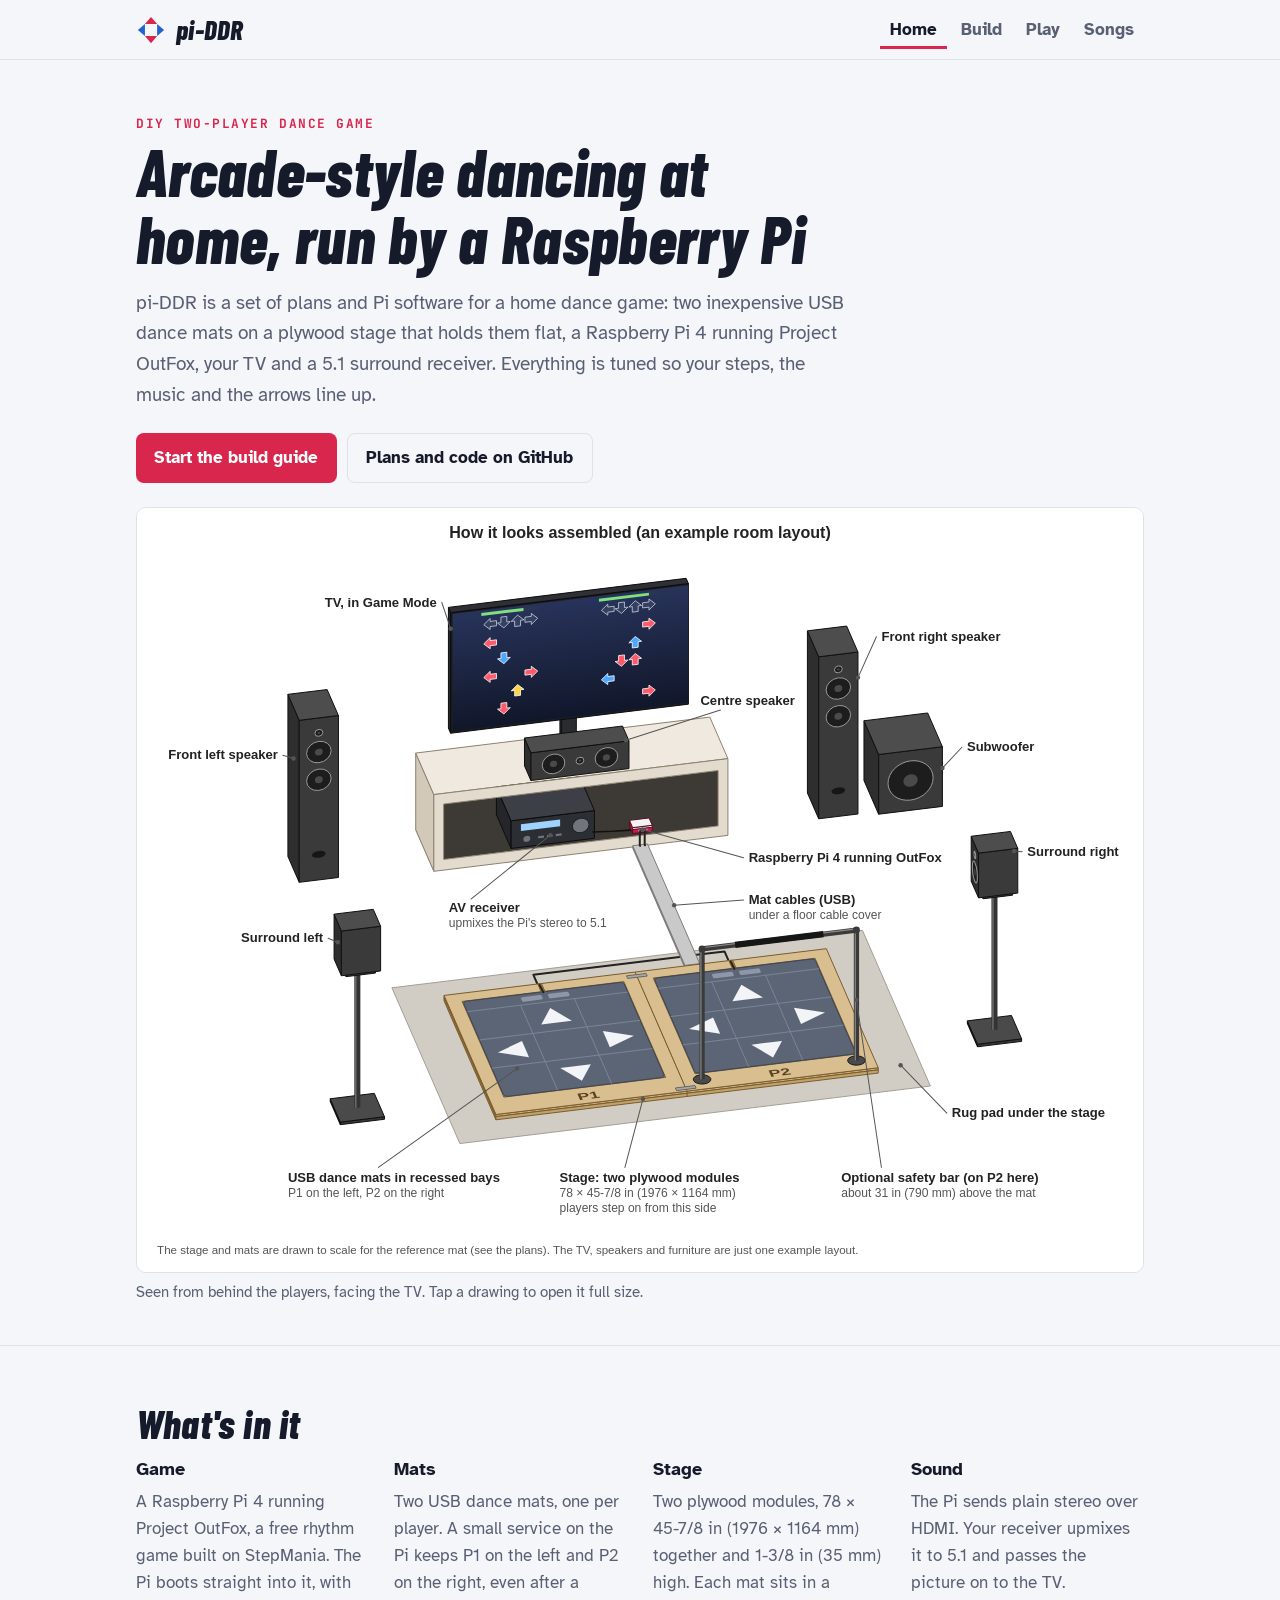
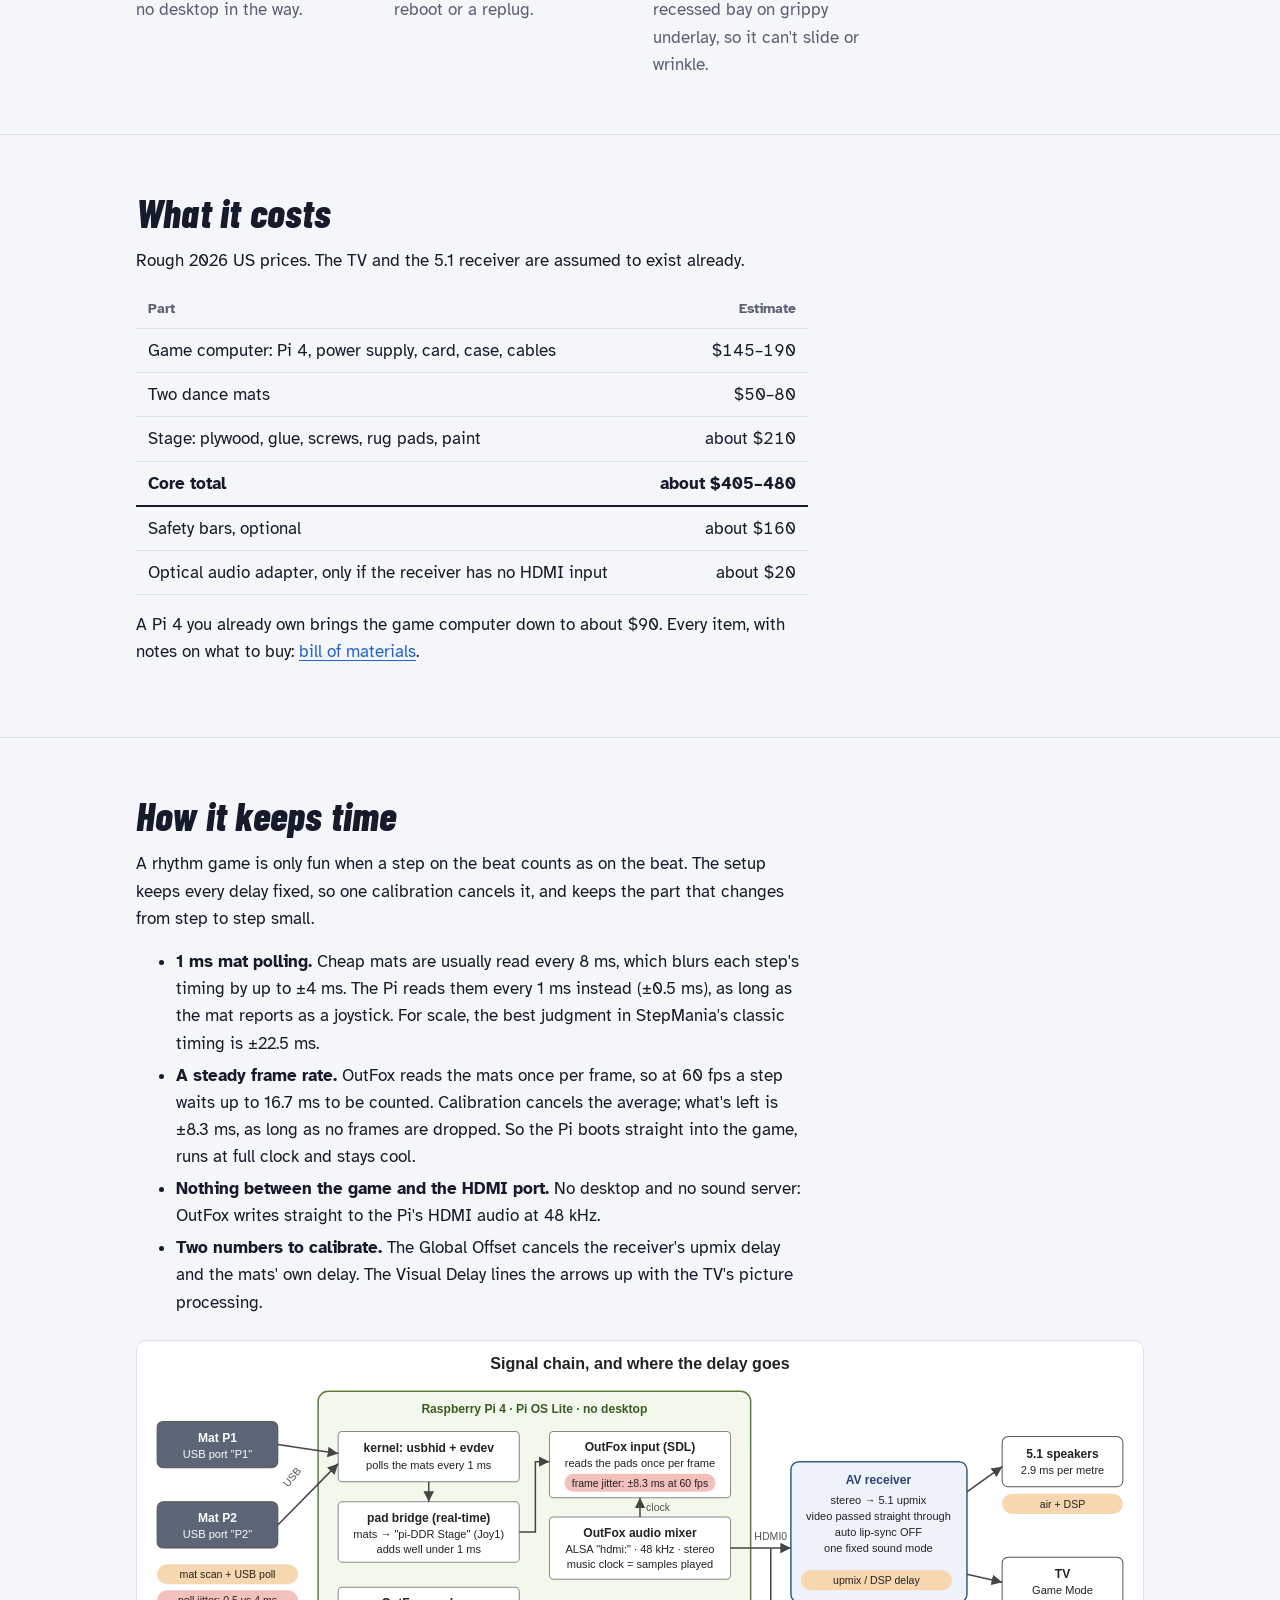
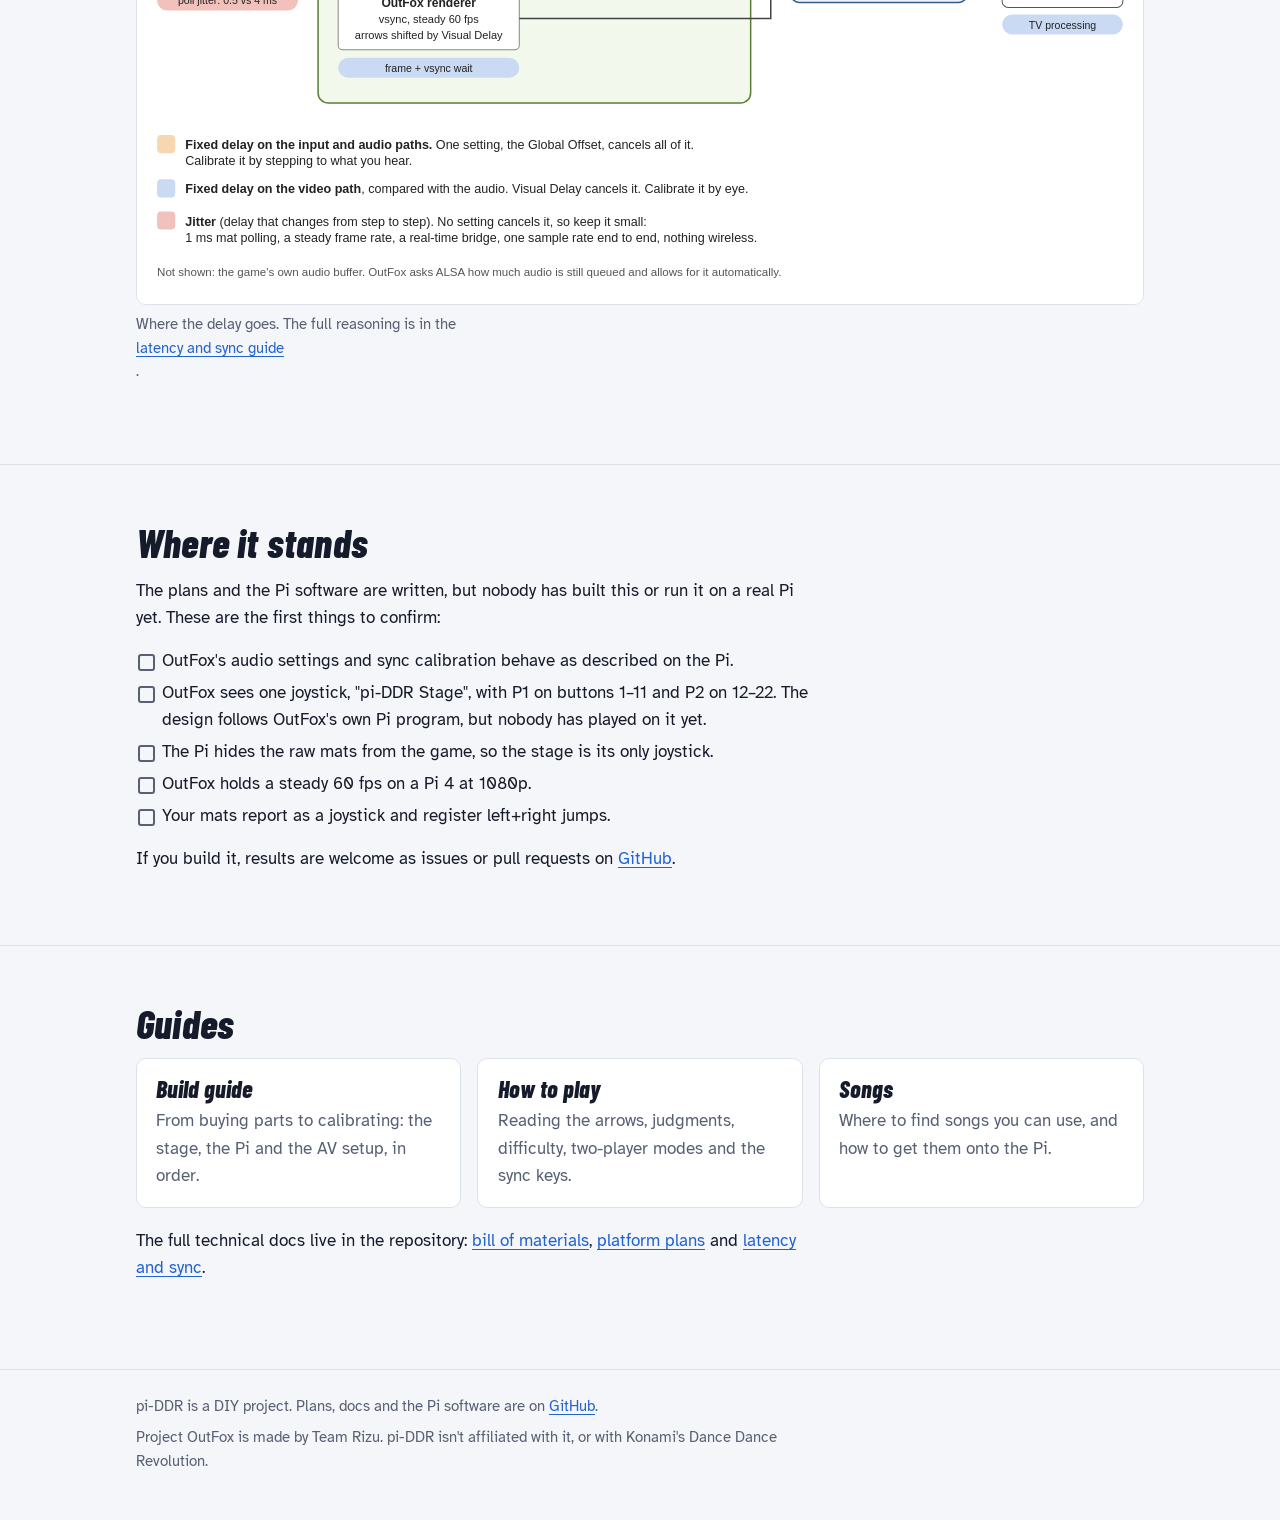
<file: docs/index.html>
<!doctype html>
<html lang="en">
<head>
<meta charset="utf-8">
<meta name="viewport" content="width=device-width, initial-scale=1, viewport-fit=cover">
<title>pi-DDR</title>
<meta name="description" content="A DIY two-player dance game: a plywood stage for two USB dance mats, a Raspberry Pi 4 running Project OutFox, your TV and a 5.1 receiver.">
<link rel="preconnect" href="https://fonts.googleapis.com">
<link rel="preconnect" href="https://fonts.gstatic.com" crossorigin>
<link rel="stylesheet" href="https://fonts.googleapis.com/css2?family=Atkinson+Hyperlegible:ital,wght@0,400;0,700;1,400&amp;family=Barlow+Condensed:ital,wght@1,700;1,800&amp;family=JetBrains+Mono:wght@400;700&amp;display=swap">
<link rel="stylesheet" href="site.css">
</head>
<body>
<a class="skip" href="#main">Skip to content</a>

<header class="site-head">
  <div class="wrap head-row">
    <a class="brand" href="index.html">
      <svg viewBox="0 0 32 32" aria-hidden="true">
        <path class="mark-red" d="M16 2 22.5 9.5h-13z"/>
        <path class="mark-red" d="M16 30 22.5 22.5h-13z"/>
        <path class="mark-blue" d="M2 16 9.5 9.5v13z"/>
        <path class="mark-blue" d="M30 16 22.5 9.5v13z"/>
      </svg>
      pi-DDR
    </a>
    <nav class="site-nav" aria-label="Site">
      <a href="index.html" aria-current="page">Home</a>
      <a href="build.html">Build</a>
      <a href="play.html">Play</a>
      <a href="songs.html">Songs</a>
    </nav>
  </div>
</header>

<main id="main">
  <section class="hero">
    <div class="wrap">
      <p class="eyebrow">DIY two-player dance game</p>
      <h1>Arcade-style dancing at home, run by a Raspberry&nbsp;Pi</h1>
      <p class="lede">pi-DDR is a set of plans and Pi software for a home dance game: two
        inexpensive USB dance mats on a plywood stage that holds them flat, a Raspberry Pi 4
        running Project OutFox, your TV and a 5.1 surround receiver. Everything is tuned so your
        steps, the music and the arrows line up.</p>
      <div class="actions">
        <a class="btn btn-primary" href="build.html">Start the build guide</a>
        <a class="btn btn-quiet" href="https://github.com/brewer-michael/pi-DDR">Plans and code on GitHub</a>
      </div>
      <figure class="figure">
        <a href="img/assembled.svg"><img src="img/assembled.svg" width="1000" height="760" alt="The assembled setup seen from behind the players: the two-module stage with both mats, a safety bar on P2, the mat cables running under a floor cover to the Pi beside the receiver under the TV, and the 5.1 speakers around the room."></a>
        <figcaption>Seen from behind the players, facing the TV. Tap a drawing to open it full
          size.</figcaption>
      </figure>
    </div>
  </section>

  <section class="section">
    <div class="wrap">
      <h2>What's in it</h2>
      <div class="cols">
        <div>
          <h3>Game</h3>
          <p>A Raspberry Pi 4 running Project OutFox, a free rhythm game built on StepMania. The Pi
            boots straight into it, with no desktop in the way.</p>
        </div>
        <div>
          <h3>Mats</h3>
          <p>Two USB dance mats, one per player. A small service on the Pi keeps P1 on the left and
            P2 on the right, even after a reboot or a replug.</p>
        </div>
        <div>
          <h3>Stage</h3>
          <p>Two plywood modules, 78 × 45-7/8 in (1976 × 1164 mm) together and 1-3/8 in (35 mm)
            high. Each mat sits in a recessed bay on grippy underlay, so it can't slide or wrinkle.</p>
        </div>
        <div>
          <h3>Sound</h3>
          <p>The Pi sends plain stereo over HDMI. Your receiver upmixes it to 5.1 and passes the
            picture on to the TV.</p>
        </div>
      </div>
    </div>
  </section>

  <section class="section">
    <div class="wrap">
      <h2>What it costs</h2>
      <p class="prose">Rough 2026 US prices. The TV and the 5.1 receiver are assumed to exist
        already.</p>
      <div class="table-wrap prose">
        <table>
          <thead>
            <tr><th>Part</th><th class="num">Estimate</th></tr>
          </thead>
          <tbody>
            <tr><td>Game computer: Pi 4, power supply, card, case, cables</td><td class="num">$145–190</td></tr>
            <tr><td>Two dance mats</td><td class="num">$50–80</td></tr>
            <tr><td>Stage: plywood, glue, screws, rug pads, paint</td><td class="num">about $210</td></tr>
            <tr class="total"><td>Core total</td><td class="num">about $405–480</td></tr>
            <tr><td>Safety bars, optional</td><td class="num">about $160</td></tr>
            <tr><td>Optical audio adapter, only if the receiver has no HDMI input</td><td class="num">about $20</td></tr>
          </tbody>
        </table>
      </div>
      <p class="prose">A Pi 4 you already own brings the game computer down to about $90. Every
        item, with notes on what to buy: <a href="https://github.com/brewer-michael/pi-DDR/blob/main/docs/bill-of-materials.md">bill of materials</a>.</p>
    </div>
  </section>

  <section class="section">
    <div class="wrap">
      <h2>How it keeps time</h2>
      <div class="prose">
        <p>A rhythm game is only fun when a step on the beat counts as on the beat. The setup keeps
          every delay fixed, so one calibration cancels it, and keeps the part that changes from
          step to step small.</p>
        <ul>
          <li><strong>1 ms mat polling.</strong> Cheap mats are usually read every 8 ms, which
            blurs each step's timing by up to ±4 ms. The Pi reads them every 1 ms instead
            (±0.5 ms), as long as the mat reports as a joystick. For scale, the best judgment in
            StepMania's classic timing is ±22.5 ms.</li>
          <li><strong>A steady frame rate.</strong> OutFox reads the mats once per frame, so at
            60 fps a step waits up to 16.7 ms to be counted. Calibration cancels the average;
            what's left is ±8.3 ms, as long as no frames are dropped. So the Pi boots straight
            into the game, runs at full clock and stays cool.</li>
          <li><strong>Nothing between the game and the HDMI port.</strong> No desktop and no sound
            server: OutFox writes straight to the Pi's HDMI audio at 48 kHz.</li>
          <li><strong>Two numbers to calibrate.</strong> The Global Offset cancels the receiver's
            upmix delay and the mats' own delay. The Visual Delay lines the arrows up with the
            TV's picture processing.</li>
        </ul>
      </div>
      <figure class="figure">
        <a href="img/signal-chain.svg"><img src="img/signal-chain.svg" width="1000" height="560" alt="Signal chain: the mats feed the Pi over USB, the pad bridge combines them into one virtual joystick for OutFox, which reads it once per frame, and OutFox sends stereo and video over HDMI to the receiver, which drives the 5.1 speakers and passes video to the TV. Tags mark which delays are fixed and which vary."></a>
        <figcaption>Where the delay goes. The full reasoning is in the
          <a href="https://github.com/brewer-michael/pi-DDR/blob/main/docs/latency-and-sync.md">latency and sync guide</a>.</figcaption>
      </figure>
    </div>
  </section>

  <section class="section">
    <div class="wrap prose">
      <h2>Where it stands</h2>
      <p>The plans and the Pi software are written, but nobody has built this or run it on a real
        Pi yet. These are the first things to confirm:</p>
      <ul class="checklist">
        <li>OutFox's audio settings and sync calibration behave as described on the Pi.</li>
        <li>OutFox sees one joystick, "pi-DDR Stage", with P1 on buttons 1–11 and P2 on 12–22.
          The design follows OutFox's own Pi program, but nobody has played on it yet.</li>
        <li>The Pi hides the raw mats from the game, so the stage is its only joystick.</li>
        <li>OutFox holds a steady 60 fps on a Pi 4 at 1080p.</li>
        <li>Your mats report as a joystick and register left+right jumps.</li>
      </ul>
      <p>If you build it, results are welcome as issues or pull requests on
        <a href="https://github.com/brewer-michael/pi-DDR">GitHub</a>.</p>
    </div>
  </section>

  <section class="section">
    <div class="wrap">
      <h2>Guides</h2>
      <div class="guides">
        <a class="guide" href="build.html"><strong>Build guide</strong>
          <span>From buying parts to calibrating: the stage, the Pi and the AV setup, in order.</span></a>
        <a class="guide" href="play.html"><strong>How to play</strong>
          <span>Reading the arrows, judgments, difficulty, two-player modes and the sync keys.</span></a>
        <a class="guide" href="songs.html"><strong>Songs</strong>
          <span>Where to find songs you can use, and how to get them onto the Pi.</span></a>
      </div>
      <p class="prose more-docs">The full technical docs live in the repository:
        <a href="https://github.com/brewer-michael/pi-DDR/blob/main/docs/bill-of-materials.md">bill of materials</a>,
        <a href="https://github.com/brewer-michael/pi-DDR/blob/main/docs/platform-plans.md">platform plans</a> and
        <a href="https://github.com/brewer-michael/pi-DDR/blob/main/docs/latency-and-sync.md">latency and sync</a>.</p>
    </div>
  </section>
</main>

<footer class="site-foot">
  <div class="wrap">
    <p>pi-DDR is a DIY project. Plans, docs and the Pi software are on
      <a href="https://github.com/brewer-michael/pi-DDR">GitHub</a>.</p>
    <p>Project OutFox is made by Team Rizu. pi-DDR isn't affiliated with it, or with Konami's
      Dance Dance Revolution.</p>
  </div>
</footer>
</body>
</html>
</file>
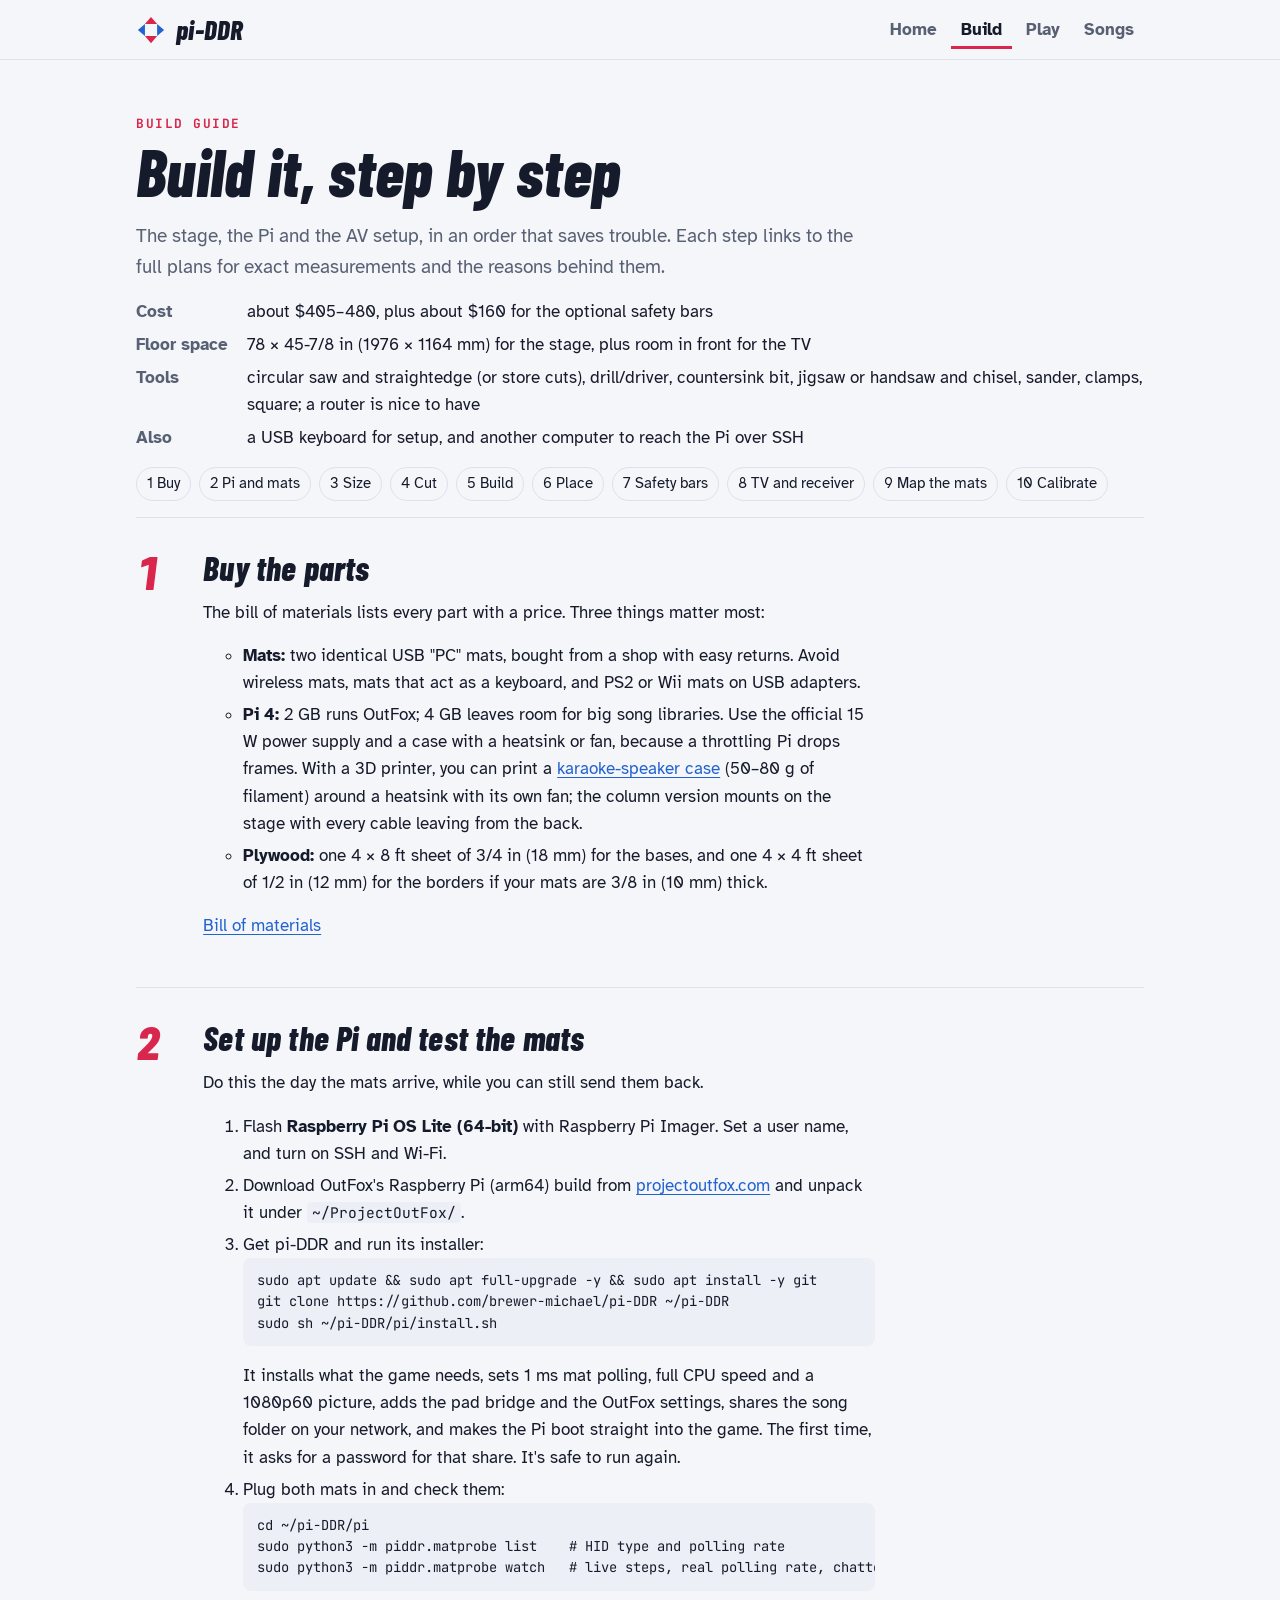
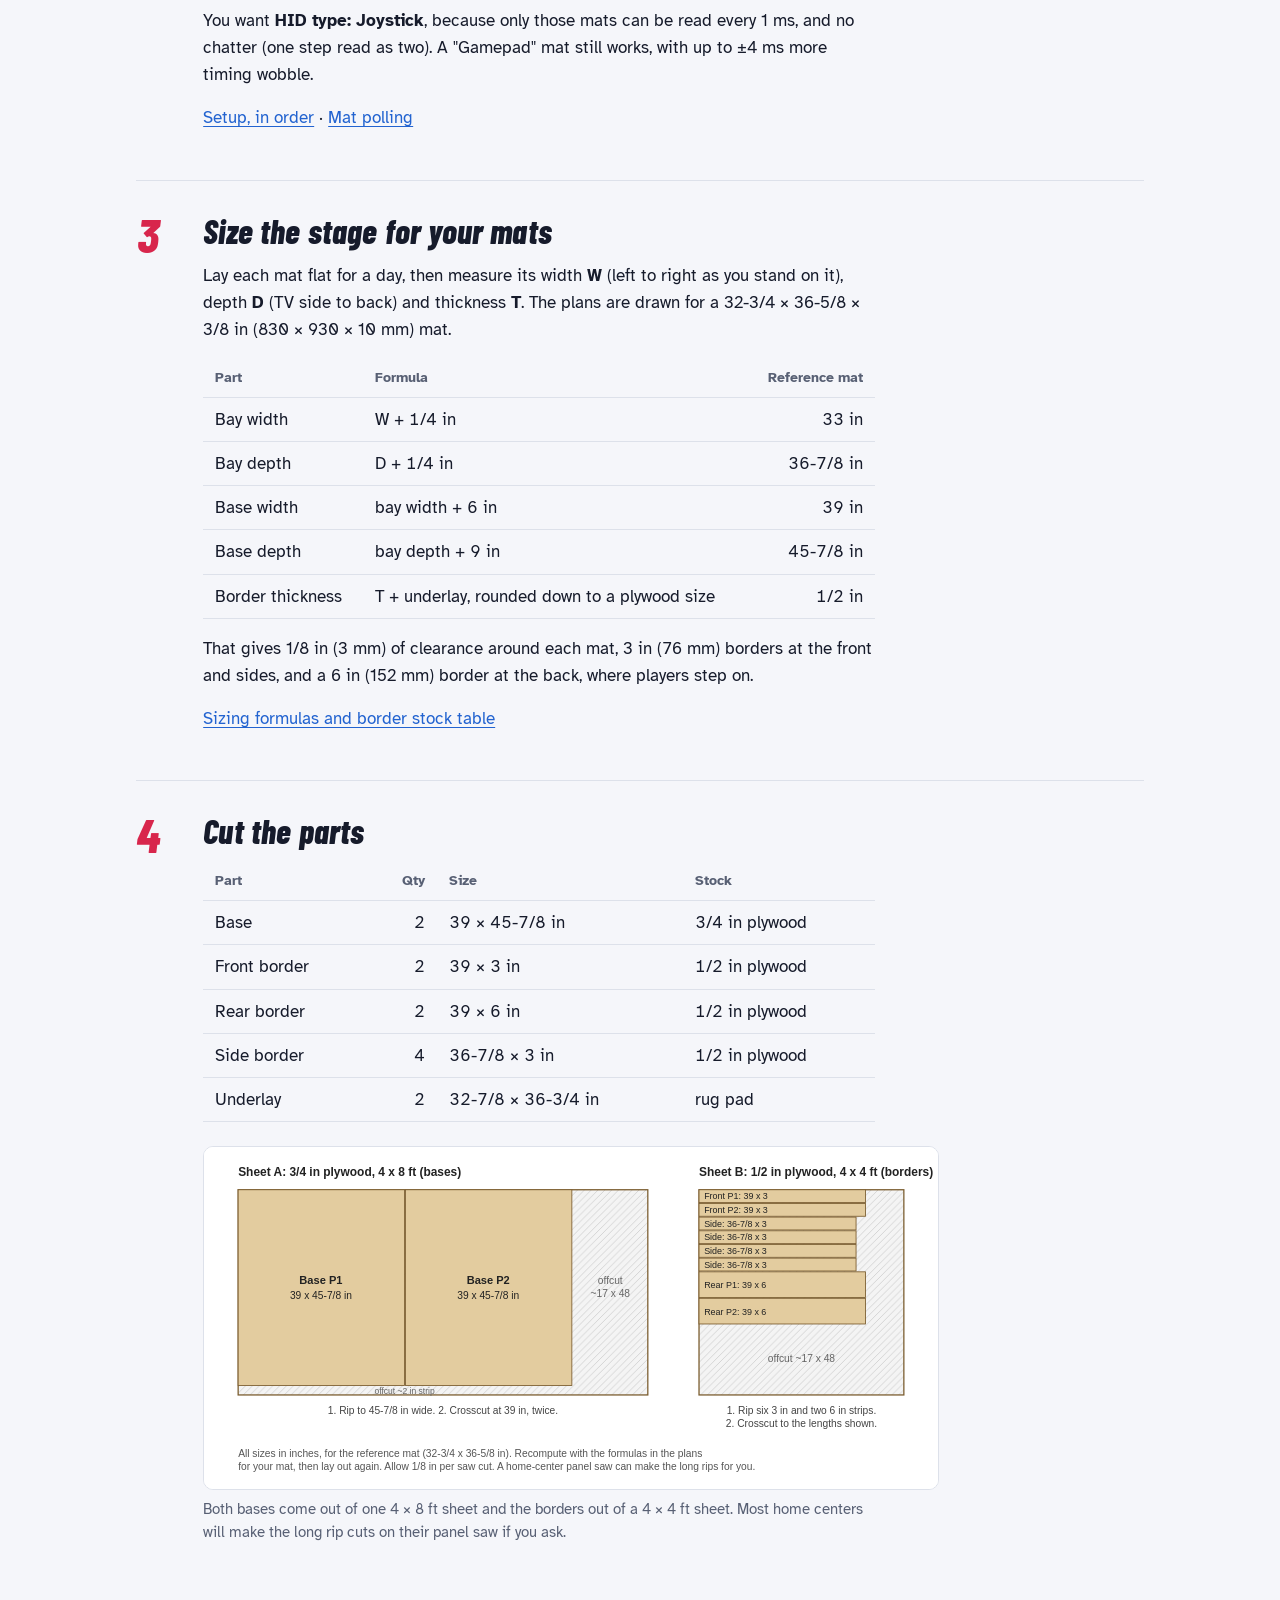
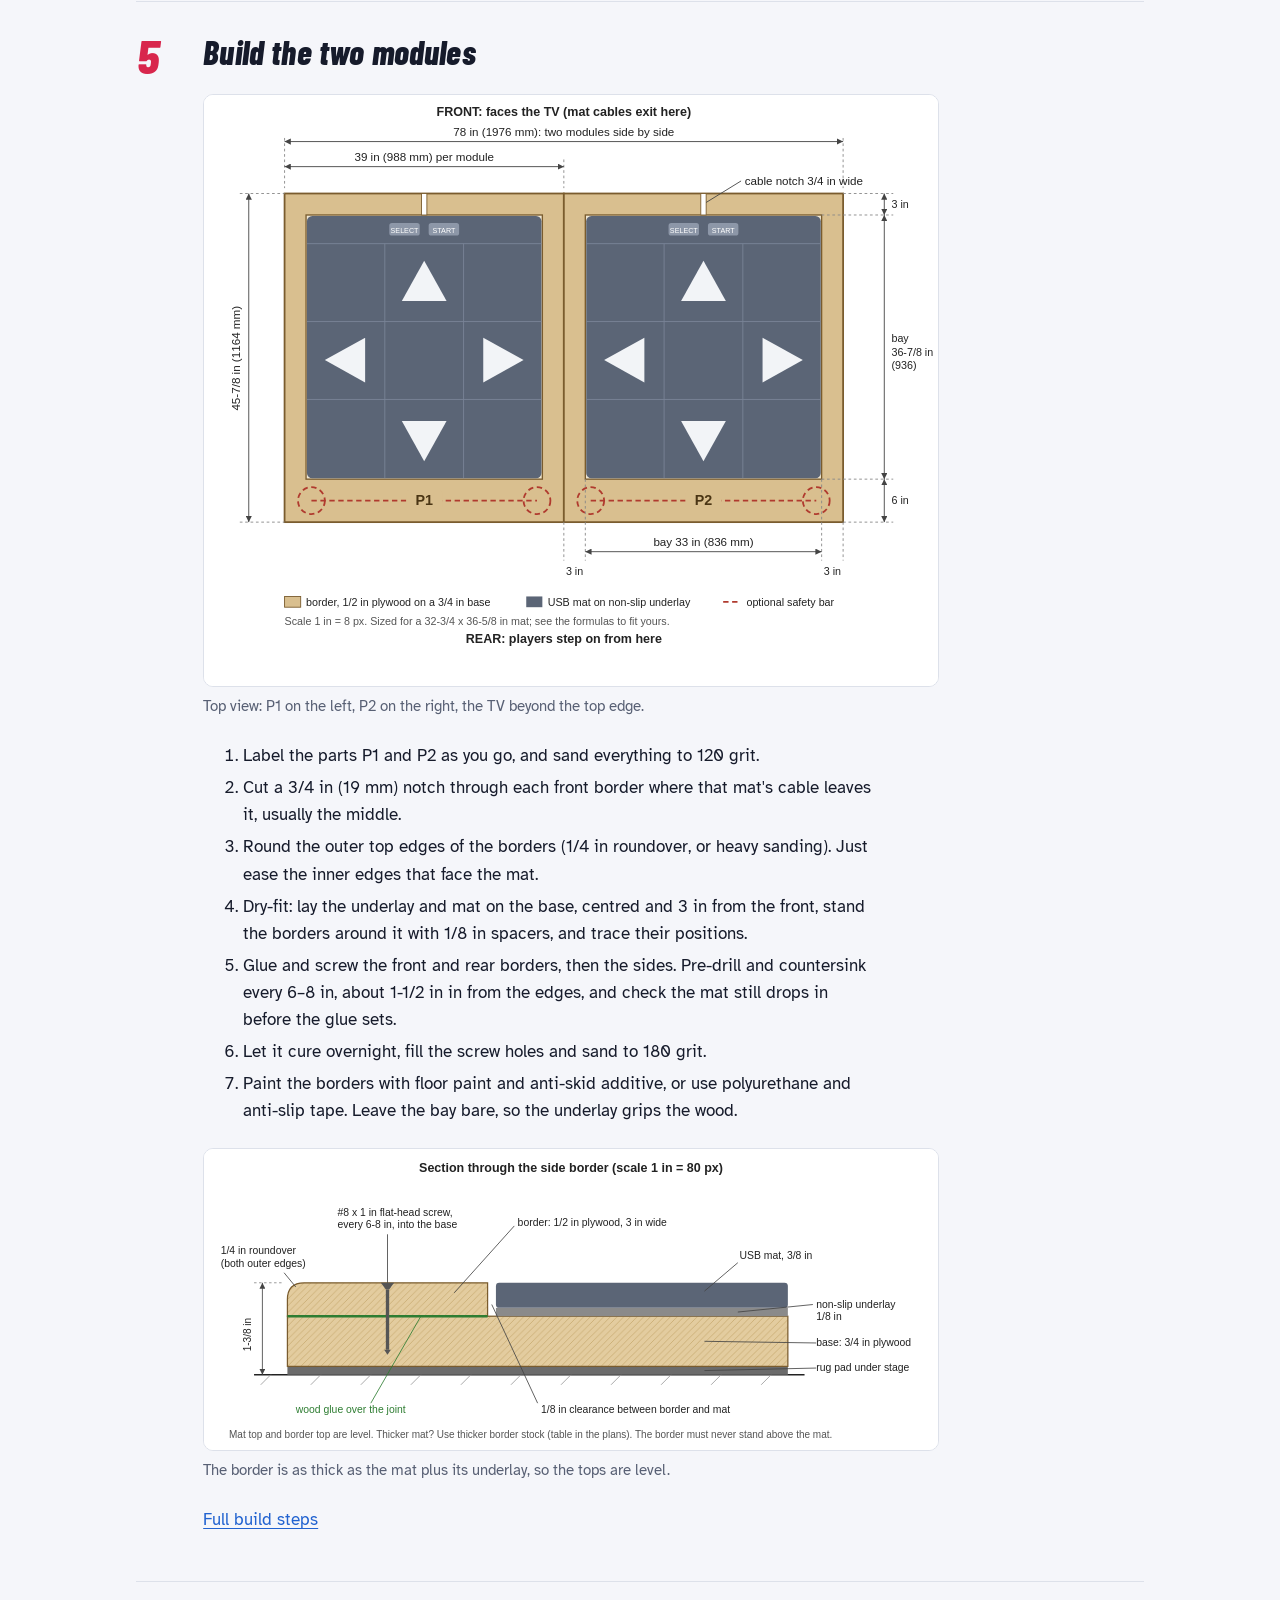
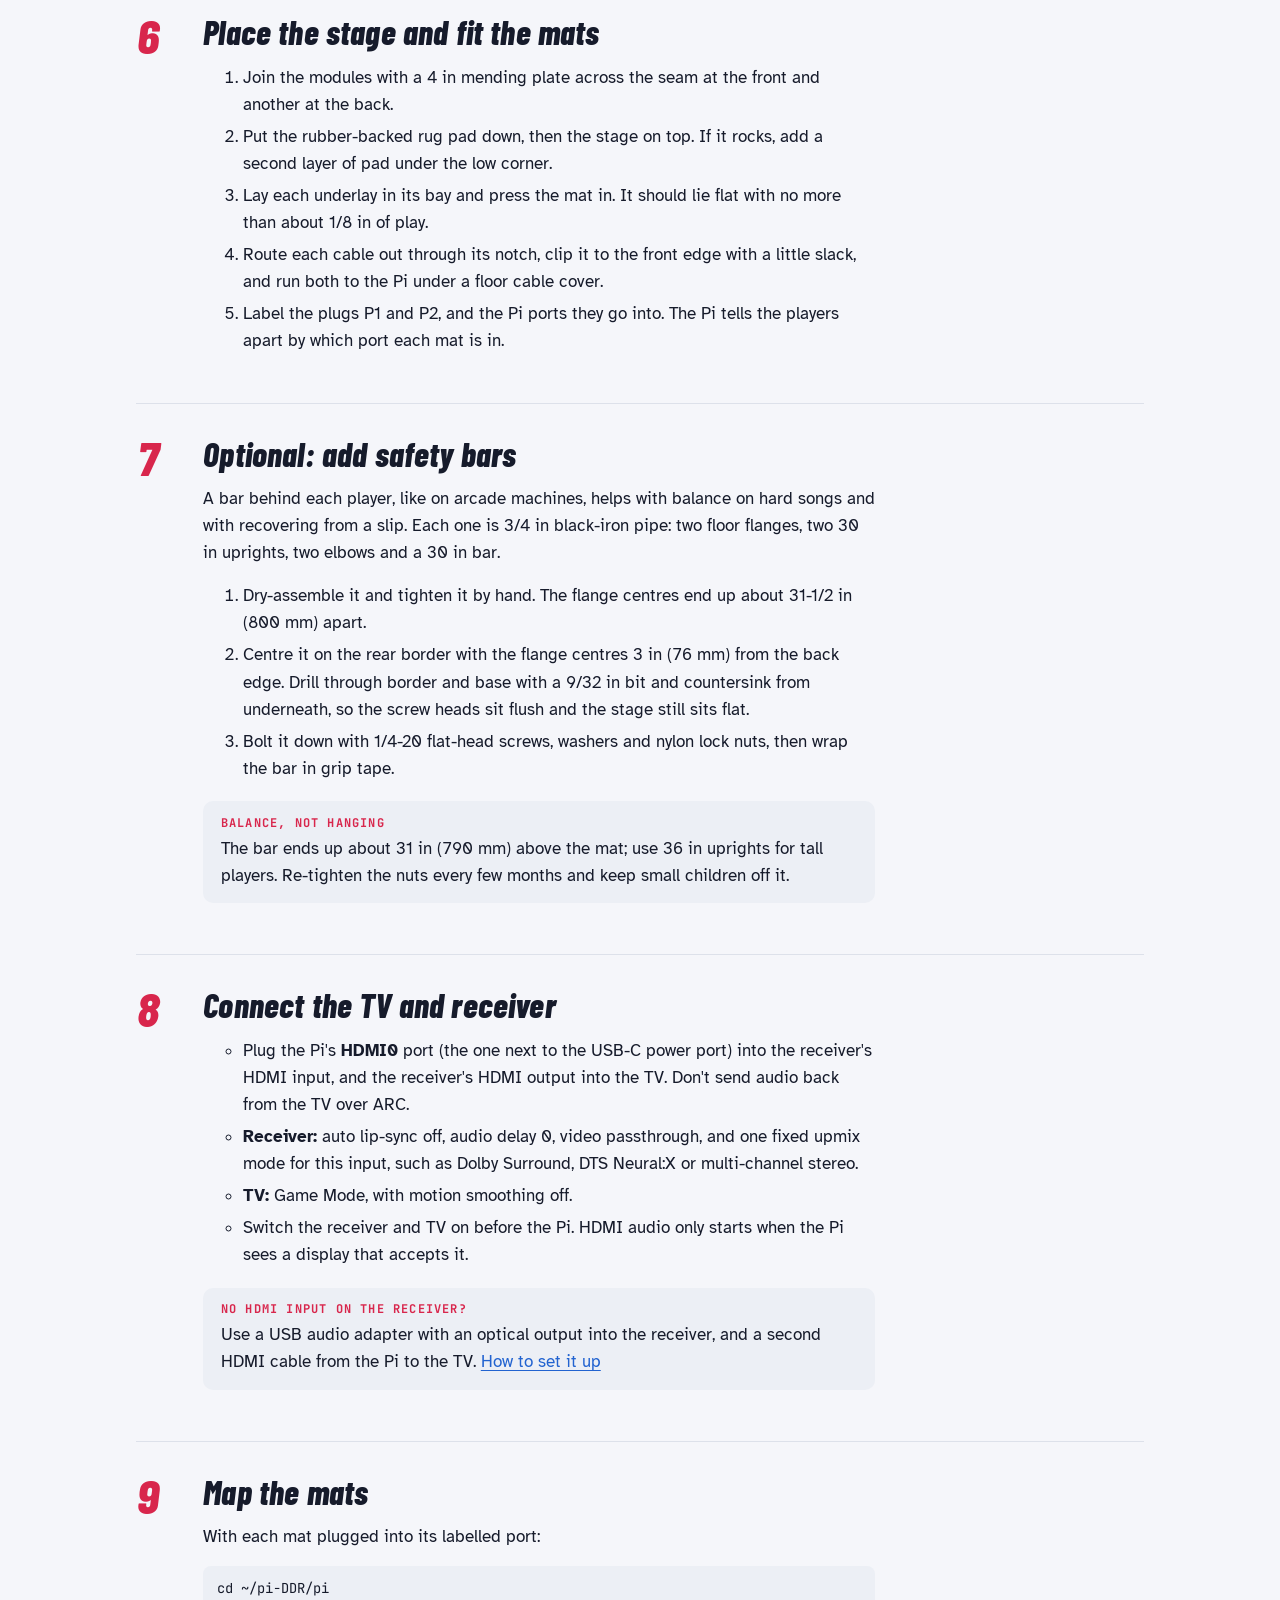
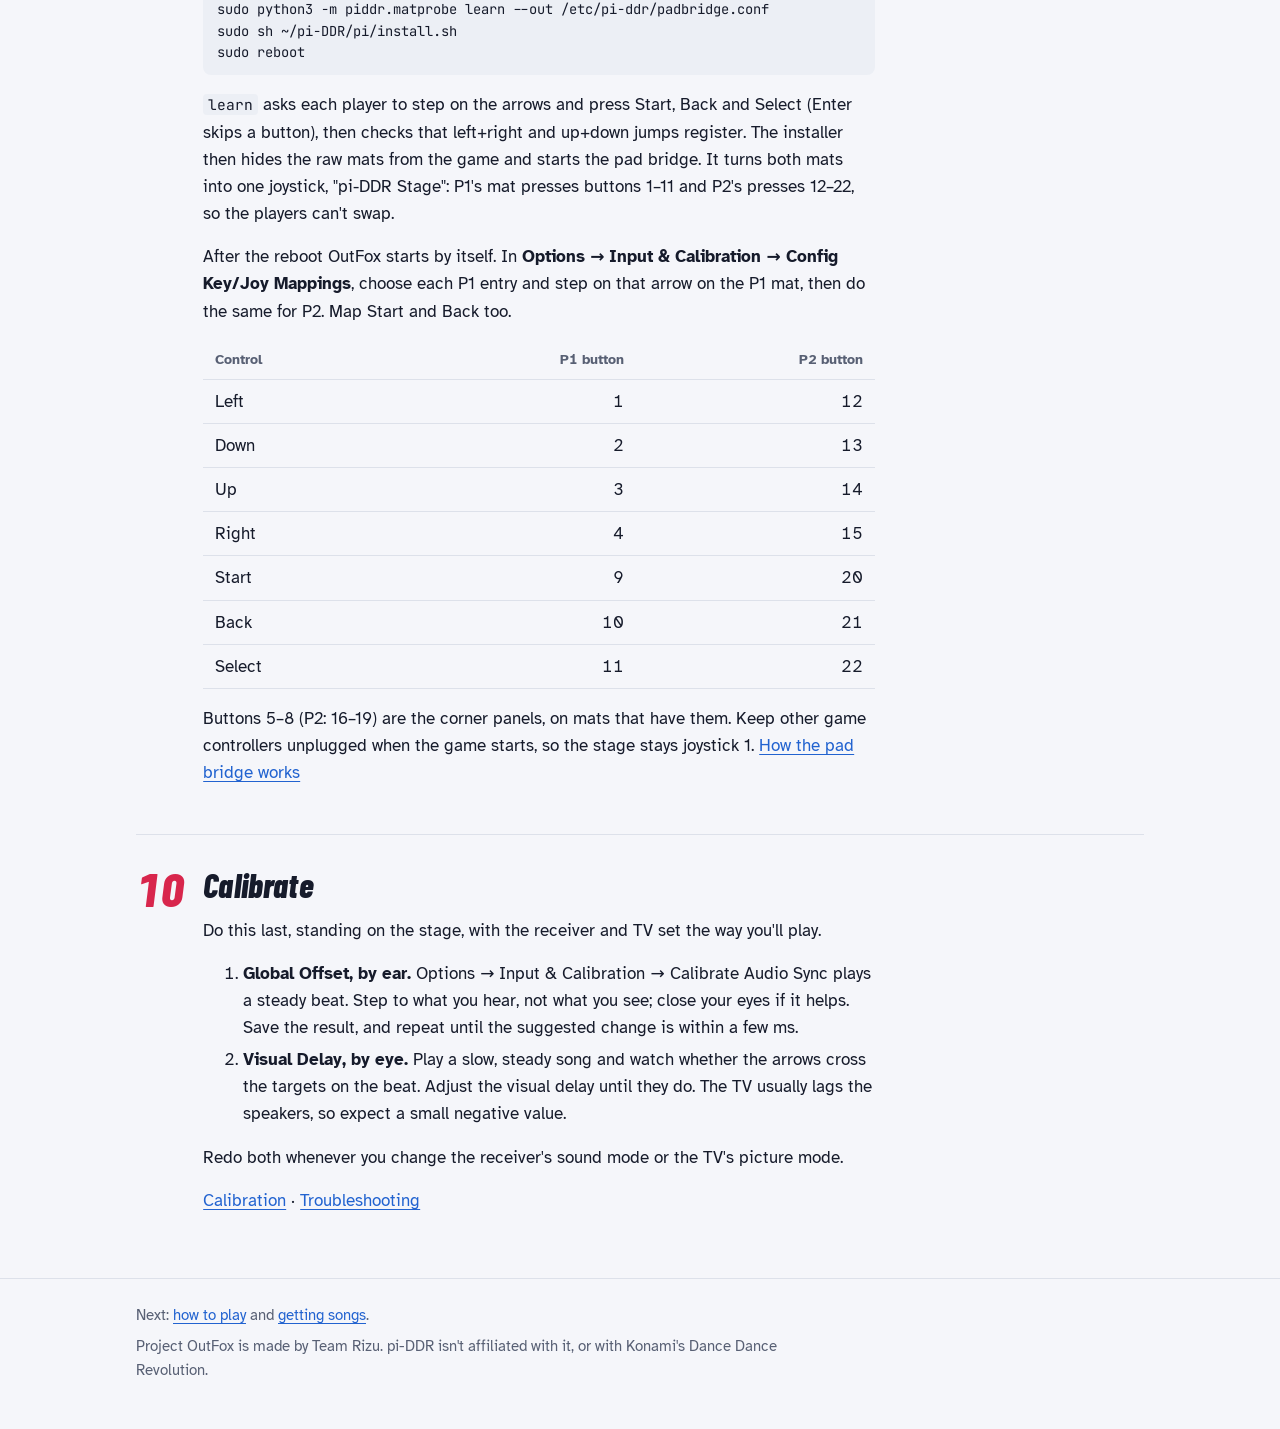
<file: docs/build.html>
<!doctype html>
<html lang="en">
<head>
<meta charset="utf-8">
<meta name="viewport" content="width=device-width, initial-scale=1, viewport-fit=cover">
<title>Build guide · pi-DDR</title>
<meta name="description" content="Step-by-step build guide for pi-DDR: buying parts, setting up the Raspberry Pi, building the two-module stage, connecting the TV and receiver, mapping the mats and calibrating.">
<link rel="preconnect" href="https://fonts.googleapis.com">
<link rel="preconnect" href="https://fonts.gstatic.com" crossorigin>
<link rel="stylesheet" href="https://fonts.googleapis.com/css2?family=Atkinson+Hyperlegible:ital,wght@0,400;0,700;1,400&amp;family=Barlow+Condensed:ital,wght@1,700;1,800&amp;family=JetBrains+Mono:wght@400;700&amp;display=swap">
<link rel="stylesheet" href="site.css">
</head>
<body>
<a class="skip" href="#main">Skip to content</a>

<header class="site-head">
  <div class="wrap head-row">
    <a class="brand" href="index.html">
      <svg viewBox="0 0 32 32" aria-hidden="true">
        <path class="mark-red" d="M16 2 22.5 9.5h-13z"/>
        <path class="mark-red" d="M16 30 22.5 22.5h-13z"/>
        <path class="mark-blue" d="M2 16 9.5 9.5v13z"/>
        <path class="mark-blue" d="M30 16 22.5 9.5v13z"/>
      </svg>
      pi-DDR
    </a>
    <nav class="site-nav" aria-label="Site">
      <a href="index.html">Home</a>
      <a href="build.html" aria-current="page">Build</a>
      <a href="play.html">Play</a>
      <a href="songs.html">Songs</a>
    </nav>
  </div>
</header>

<main id="main">
  <section class="hero">
    <div class="wrap">
      <p class="eyebrow">Build guide</p>
      <h1>Build it, step by step</h1>
      <p class="lede">The stage, the Pi and the AV setup, in an order that saves trouble. Each
        step links to the full plans for exact measurements and the reasons behind them.</p>
      <dl class="facts">
        <dt>Cost</dt>
        <dd>about $405–480, plus about $160 for the optional safety bars</dd>
        <dt>Floor space</dt>
        <dd>78 × 45-7/8 in (1976 × 1164 mm) for the stage, plus room in front for the TV</dd>
        <dt>Tools</dt>
        <dd>circular saw and straightedge (or store cuts), drill/driver, countersink bit, jigsaw
          or handsaw and chisel, sander, clamps, square; a router is nice to have</dd>
        <dt>Also</dt>
        <dd>a USB keyboard for setup, and another computer to reach the Pi over SSH</dd>
      </dl>
      <ul class="jump-list" aria-label="Steps">
        <li><a href="#buy">1 Buy</a></li>
        <li><a href="#pi">2 Pi and mats</a></li>
        <li><a href="#size">3 Size</a></li>
        <li><a href="#cut">4 Cut</a></li>
        <li><a href="#build">5 Build</a></li>
        <li><a href="#place">6 Place</a></li>
        <li><a href="#bars">7 Safety bars</a></li>
        <li><a href="#av">8 TV and receiver</a></li>
        <li><a href="#map">9 Map the mats</a></li>
        <li><a href="#calibrate">10 Calibrate</a></li>
      </ul>
    </div>
  </section>

  <div class="wrap">
    <ol class="steps">
      <li id="buy">
        <div class="step-body prose">
          <h2>Buy the parts</h2>
          <p>The bill of materials lists every part with a price. Three things matter most:</p>
          <ul>
            <li><strong>Mats:</strong> two identical USB "PC" mats, bought from a shop with easy
              returns. Avoid wireless mats, mats that act as a keyboard, and PS2 or Wii mats on
              USB adapters.</li>
            <li><strong>Pi 4:</strong> 2 GB runs OutFox; 4 GB leaves room for big song libraries.
              Use the official 15 W power supply and a case with a heatsink or fan, because a
              throttling Pi drops frames. With a 3D printer, you can print a
              <a href="https://github.com/brewer-michael/pi-DDR/tree/main/hardware/pi-case">karaoke-speaker
              case</a> (50–80 g of filament) around a heatsink with its own fan; the column version
              mounts on the stage with every cable leaving from the back.</li>
            <li><strong>Plywood:</strong> one 4 × 8 ft sheet of 3/4 in (18 mm) for the bases, and
              one 4 × 4 ft sheet of 1/2 in (12 mm) for the borders if your mats are 3/8 in
              (10 mm) thick.</li>
          </ul>
          <p><a href="https://github.com/brewer-michael/pi-DDR/blob/main/docs/bill-of-materials.md">Bill of materials</a></p>
        </div>
      </li>

      <li id="pi">
        <div class="step-body prose">
          <h2>Set up the Pi and test the mats</h2>
          <p>Do this the day the mats arrive, while you can still send them back.</p>
          <ol>
            <li>Flash <strong>Raspberry Pi OS Lite (64-bit)</strong> with Raspberry Pi Imager.
              Set a user name, and turn on SSH and Wi-Fi.</li>
            <li>Download OutFox's Raspberry Pi (arm64) build from
              <a href="https://projectoutfox.com/downloads">projectoutfox.com</a> and unpack it
              under <code>~/ProjectOutFox/</code>.</li>
            <li>Get pi-DDR and run its installer:
<pre><code>sudo apt update &amp;&amp; sudo apt full-upgrade -y &amp;&amp; sudo apt install -y git
git clone https://github.com/brewer-michael/pi-DDR ~/pi-DDR
sudo sh ~/pi-DDR/pi/install.sh</code></pre>
              It installs what the game needs, sets 1 ms mat polling, full CPU speed and a
              1080p60 picture, adds the pad bridge and the OutFox settings, shares the song folder
              on your network, and makes the Pi boot straight into the game. The first time, it
              asks for a password for that share. It's safe to run again.</li>
            <li>Plug both mats in and check them:
<pre><code>cd ~/pi-DDR/pi
sudo python3 -m piddr.matprobe list    # HID type and polling rate
sudo python3 -m piddr.matprobe watch   # live steps, real polling rate, chatter</code></pre>
            </li>
          </ol>
          <p>You want <strong>HID type: Joystick</strong>, because only those mats can be read every
            1 ms, and no chatter (one step read as two). A "Gamepad" mat still works, with up to
            ±4 ms more timing wobble.</p>
          <p><a href="https://github.com/brewer-michael/pi-DDR/blob/main/docs/latency-and-sync.md#setup-in-order">Setup, in order</a> ·
            <a href="https://github.com/brewer-michael/pi-DDR/blob/main/docs/latency-and-sync.md#mat-polling">Mat polling</a></p>
        </div>
      </li>

      <li id="size">
        <div class="step-body prose">
          <h2>Size the stage for your mats</h2>
          <p>Lay each mat flat for a day, then measure its width <strong>W</strong> (left to right
            as you stand on it), depth <strong>D</strong> (TV side to back) and thickness
            <strong>T</strong>. The plans are drawn for a 32-3/4 × 36-5/8 × 3/8 in
            (830 × 930 × 10 mm) mat.</p>
          <div class="table-wrap">
            <table>
              <thead><tr><th>Part</th><th>Formula</th><th class="num">Reference mat</th></tr></thead>
              <tbody>
                <tr><td>Bay width</td><td>W + 1/4 in</td><td class="num">33 in</td></tr>
                <tr><td>Bay depth</td><td>D + 1/4 in</td><td class="num">36-7/8 in</td></tr>
                <tr><td>Base width</td><td>bay width + 6 in</td><td class="num">39 in</td></tr>
                <tr><td>Base depth</td><td>bay depth + 9 in</td><td class="num">45-7/8 in</td></tr>
                <tr><td>Border thickness</td><td>T + underlay, rounded down to a plywood size</td><td class="num">1/2 in</td></tr>
              </tbody>
            </table>
          </div>
          <p>That gives 1/8 in (3 mm) of clearance around each mat, 3 in (76 mm) borders at the
            front and sides, and a 6 in (152 mm) border at the back, where players step on.</p>
          <p><a href="https://github.com/brewer-michael/pi-DDR/blob/main/docs/platform-plans.md#1-measure-your-mats-and-size-the-stage">Sizing formulas and border stock table</a></p>
        </div>
      </li>

      <li id="cut">
        <div class="step-body">
          <h2>Cut the parts</h2>
          <div class="table-wrap prose">
            <table>
              <thead><tr><th>Part</th><th class="num">Qty</th><th>Size</th><th>Stock</th></tr></thead>
              <tbody>
                <tr><td>Base</td><td class="num">2</td><td>39 × 45-7/8 in</td><td>3/4 in plywood</td></tr>
                <tr><td>Front border</td><td class="num">2</td><td>39 × 3 in</td><td>1/2 in plywood</td></tr>
                <tr><td>Rear border</td><td class="num">2</td><td>39 × 6 in</td><td>1/2 in plywood</td></tr>
                <tr><td>Side border</td><td class="num">4</td><td>36-7/8 × 3 in</td><td>1/2 in plywood</td></tr>
                <tr><td>Underlay</td><td class="num">2</td><td>32-7/8 × 36-3/4 in</td><td>rug pad</td></tr>
              </tbody>
            </table>
          </div>
          <figure class="figure narrow">
            <a href="img/cut-layout.svg"><img src="img/cut-layout.svg" width="860" height="400" alt="Cut layout: both bases from one 4 by 8 foot sheet of 3/4 inch plywood, and all borders from one 4 by 4 foot sheet of 1/2 inch plywood."></a>
            <figcaption>Both bases come out of one 4 × 8 ft sheet and the borders out of a 4 × 4 ft
              sheet. Most home centers will make the long rip cuts on their panel saw if you ask.</figcaption>
          </figure>
        </div>
      </li>

      <li id="build">
        <div class="step-body">
          <h2>Build the two modules</h2>
          <figure class="figure narrow">
            <a href="img/stage-top.svg"><img src="img/stage-top.svg" width="820" height="660" alt="Top view of the two modules side by side: each mat in its bay, 3 inch borders at the front and sides, 6 inch borders at the rear, a cable notch in each front border, and the optional safety bar positions."></a>
            <figcaption>Top view: P1 on the left, P2 on the right, the TV beyond the top edge.</figcaption>
          </figure>
          <ol class="prose">
            <li>Label the parts P1 and P2 as you go, and sand everything to 120 grit.</li>
            <li>Cut a 3/4 in (19 mm) notch through each front border where that mat's cable leaves
              it, usually the middle.</li>
            <li>Round the outer top edges of the borders (1/4 in roundover, or heavy sanding).
              Just ease the inner edges that face the mat.</li>
            <li>Dry-fit: lay the underlay and mat on the base, centred and 3 in from the front,
              stand the borders around it with 1/8 in spacers, and trace their positions.</li>
            <li>Glue and screw the front and rear borders, then the sides. Pre-drill and countersink
              every 6–8 in, about 1-1/2 in in from the edges, and check the mat still drops in
              before the glue sets.</li>
            <li>Let it cure overnight, fill the screw holes and sand to 180 grit.</li>
            <li>Paint the borders with floor paint and anti-skid additive, or use polyurethane and
              anti-slip tape. Leave the bay bare, so the underlay grips the wood.</li>
          </ol>
          <figure class="figure narrow">
            <a href="img/stage-section.svg"><img src="img/stage-section.svg" width="880" height="360" alt="Section through a side border: rug pad, 3/4 inch base, 1/2 inch border glued and screwed on, and the mat on its underlay with 1/8 inch clearance, level with the border top."></a>
            <figcaption>The border is as thick as the mat plus its underlay, so the tops are level.</figcaption>
          </figure>
          <p class="prose"><a href="https://github.com/brewer-michael/pi-DDR/blob/main/docs/platform-plans.md#4-build-it">Full build steps</a></p>
        </div>
      </li>

      <li id="place">
        <div class="step-body prose">
          <h2>Place the stage and fit the mats</h2>
          <ol>
            <li>Join the modules with a 4 in mending plate across the seam at the front and another
              at the back.</li>
            <li>Put the rubber-backed rug pad down, then the stage on top. If it rocks, add a
              second layer of pad under the low corner.</li>
            <li>Lay each underlay in its bay and press the mat in. It should lie flat with no more
              than about 1/8 in of play.</li>
            <li>Route each cable out through its notch, clip it to the front edge with a little
              slack, and run both to the Pi under a floor cable cover.</li>
            <li>Label the plugs P1 and P2, and the Pi ports they go into. The Pi tells the players
              apart by which port each mat is in.</li>
          </ol>
        </div>
      </li>

      <li id="bars">
        <div class="step-body prose">
          <h2>Optional: add safety bars</h2>
          <p>A bar behind each player, like on arcade machines, helps with balance on hard songs
            and with recovering from a slip. Each one is 3/4 in black-iron pipe: two floor
            flanges, two 30 in uprights, two elbows and a 30 in bar.</p>
          <ol>
            <li>Dry-assemble it and tighten it by hand. The flange centres end up about 31-1/2 in
              (800 mm) apart.</li>
            <li>Centre it on the rear border with the flange centres 3 in (76 mm) from the back
              edge. Drill through border and base with a 9/32 in bit and countersink from
              underneath, so the screw heads sit flush and the stage still sits flat.</li>
            <li>Bolt it down with 1/4-20 flat-head screws, washers and nylon lock nuts, then wrap
              the bar in grip tape.</li>
          </ol>
          <div class="note">
            <span class="note-label">Balance, not hanging</span>
            <p>The bar ends up about 31 in (790 mm) above the mat; use 36 in uprights for tall
              players. Re-tighten the nuts every few months and keep small children off it.</p>
          </div>
        </div>
      </li>

      <li id="av">
        <div class="step-body prose">
          <h2>Connect the TV and receiver</h2>
          <ul>
            <li>Plug the Pi's <strong>HDMI0</strong> port (the one next to the USB-C power port)
              into the receiver's HDMI input, and the receiver's HDMI output into the TV. Don't
              send audio back from the TV over ARC.</li>
            <li><strong>Receiver:</strong> auto lip-sync off, audio delay 0, video passthrough, and
              one fixed upmix mode for this input, such as Dolby Surround, DTS Neural:X or
              multi-channel stereo.</li>
            <li><strong>TV:</strong> Game Mode, with motion smoothing off.</li>
            <li>Switch the receiver and TV on before the Pi. HDMI audio only starts when the Pi sees
              a display that accepts it.</li>
          </ul>
          <div class="note">
            <span class="note-label">No HDMI input on the receiver?</span>
            <p>Use a USB audio adapter with an optical output into the receiver, and a second HDMI
              cable from the Pi to the TV.
              <a href="https://github.com/brewer-michael/pi-DDR/blob/main/docs/latency-and-sync.md#if-the-receiver-has-no-hdmi-input">How to set it up</a></p>
          </div>
        </div>
      </li>

      <li id="map">
        <div class="step-body prose">
          <h2>Map the mats</h2>
          <p>With each mat plugged into its labelled port:</p>
<pre><code>cd ~/pi-DDR/pi
sudo python3 -m piddr.matprobe learn --out /etc/pi-ddr/padbridge.conf
sudo sh ~/pi-DDR/pi/install.sh
sudo reboot</code></pre>
          <p><code>learn</code> asks each player to step on the arrows and press Start, Back and
            Select (Enter skips a button), then checks that left+right and up+down jumps
            register. The installer then hides the raw mats from the game and starts the pad
            bridge. It turns both mats into one joystick, "pi-DDR Stage": P1's mat presses
            buttons 1–11 and P2's presses 12–22, so the players can't swap.</p>
          <p>After the reboot OutFox starts by itself. In <strong>Options → Input &amp; Calibration →
            Config Key/Joy Mappings</strong>, choose each P1 entry and step on that arrow on the P1
            mat, then do the same for P2. Map Start and Back too.</p>
          <div class="table-wrap">
            <table>
              <thead><tr><th>Control</th><th class="num">P1 button</th><th class="num">P2 button</th></tr></thead>
              <tbody>
                <tr><td>Left</td><td class="num">1</td><td class="num">12</td></tr>
                <tr><td>Down</td><td class="num">2</td><td class="num">13</td></tr>
                <tr><td>Up</td><td class="num">3</td><td class="num">14</td></tr>
                <tr><td>Right</td><td class="num">4</td><td class="num">15</td></tr>
                <tr><td>Start</td><td class="num">9</td><td class="num">20</td></tr>
                <tr><td>Back</td><td class="num">10</td><td class="num">21</td></tr>
                <tr><td>Select</td><td class="num">11</td><td class="num">22</td></tr>
              </tbody>
            </table>
          </div>
          <p>Buttons 5–8 (P2: 16–19) are the corner panels, on mats that have them. Keep other
            game controllers unplugged when the game starts, so the stage stays joystick 1.
            <a href="https://github.com/brewer-michael/pi-DDR/blob/main/docs/latency-and-sync.md#two-mats-stable-p1-and-p2">How the pad bridge works</a></p>
        </div>
      </li>

      <li id="calibrate">
        <div class="step-body prose">
          <h2>Calibrate</h2>
          <p>Do this last, standing on the stage, with the receiver and TV set the way you'll play.</p>
          <ol>
            <li><strong>Global Offset, by ear.</strong> Options → Input &amp; Calibration →
              Calibrate Audio Sync plays a steady beat. Step to what you hear, not what you see;
              close your eyes if it helps. Save the result, and repeat until the suggested change
              is within a few ms.</li>
            <li><strong>Visual Delay, by eye.</strong> Play a slow, steady song and watch whether
              the arrows cross the targets on the beat. Adjust the visual delay until they do. The
              TV usually lags the speakers, so expect a small negative value.</li>
          </ol>
          <p>Redo both whenever you change the receiver's sound mode or the TV's picture mode.</p>
          <p><a href="https://github.com/brewer-michael/pi-DDR/blob/main/docs/latency-and-sync.md#calibration">Calibration</a> ·
            <a href="https://github.com/brewer-michael/pi-DDR/blob/main/docs/latency-and-sync.md#troubleshooting">Troubleshooting</a></p>
        </div>
      </li>
    </ol>
  </div>
</main>

<footer class="site-foot">
  <div class="wrap">
    <p>Next: <a href="play.html">how to play</a> and <a href="songs.html">getting songs</a>.</p>
    <p>Project OutFox is made by Team Rizu. pi-DDR isn't affiliated with it, or with Konami's
      Dance Dance Revolution.</p>
  </div>
</footer>
</body>
</html>
</file>
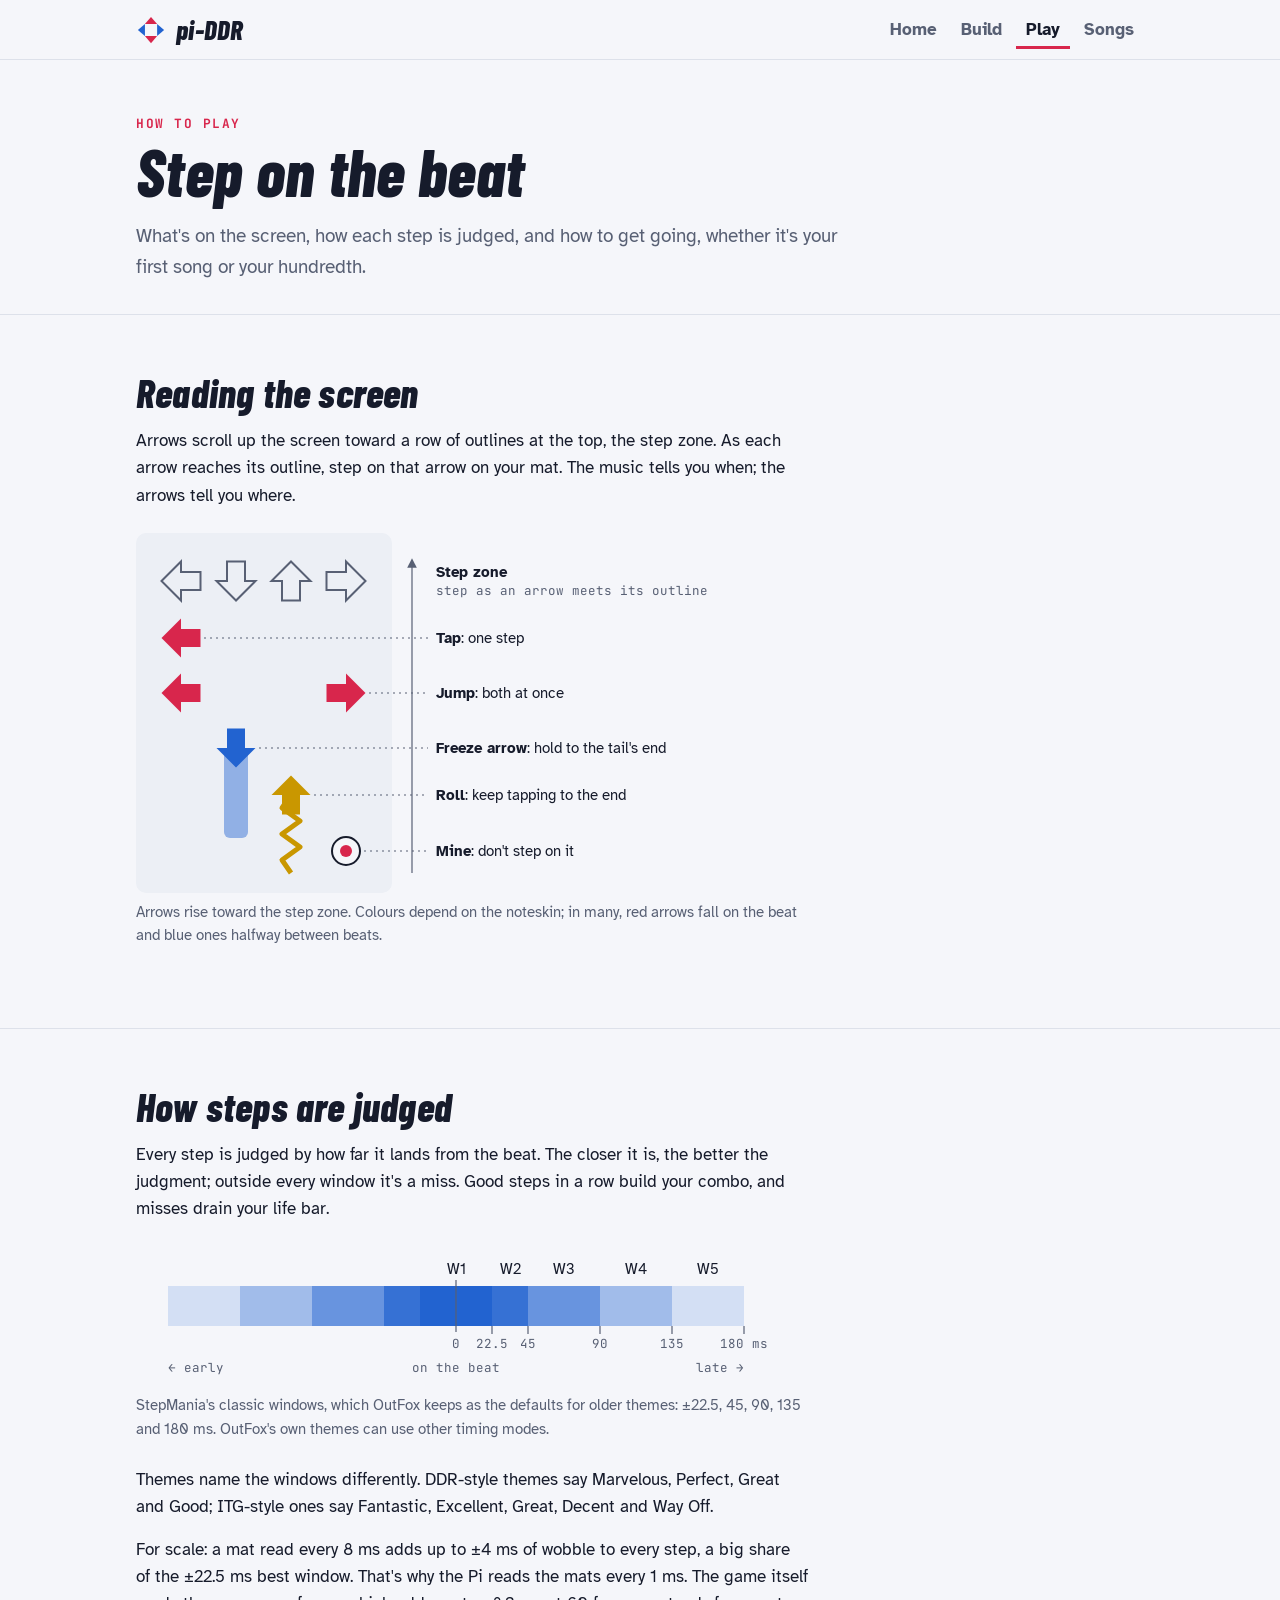
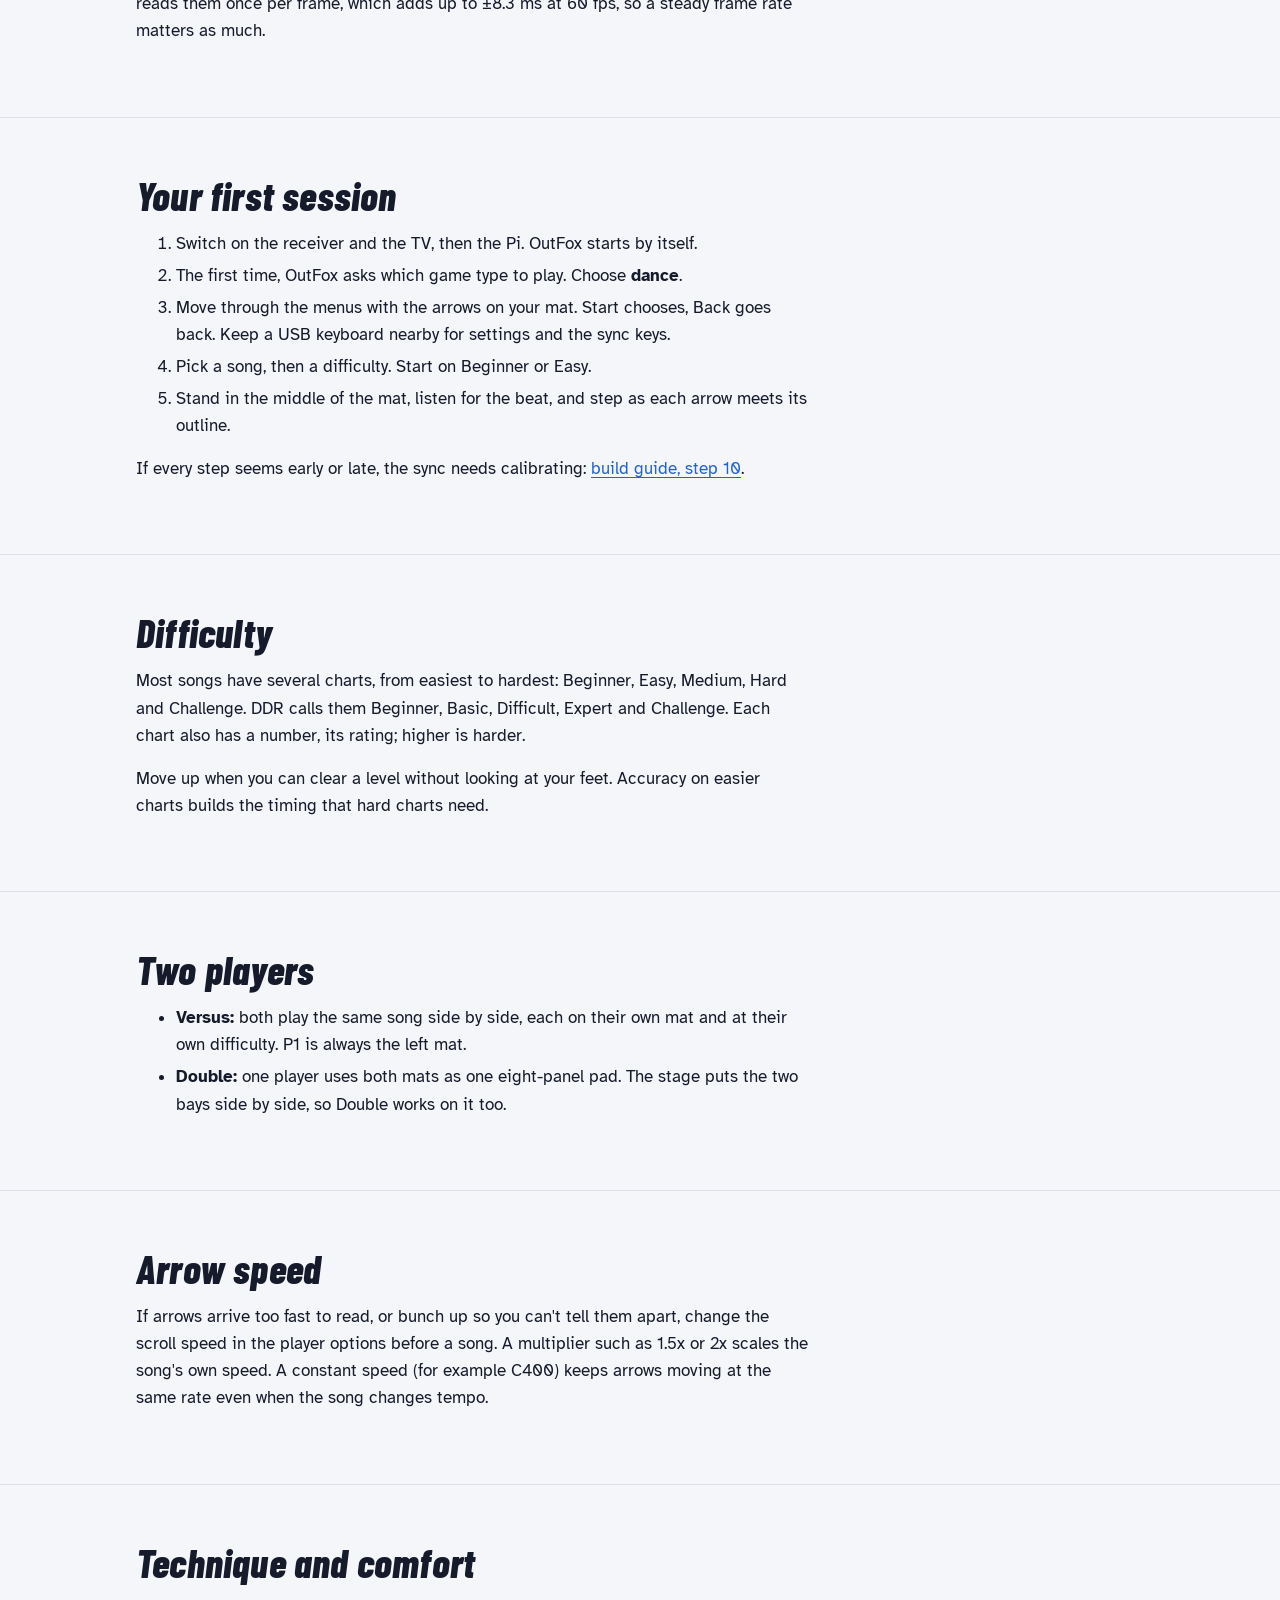
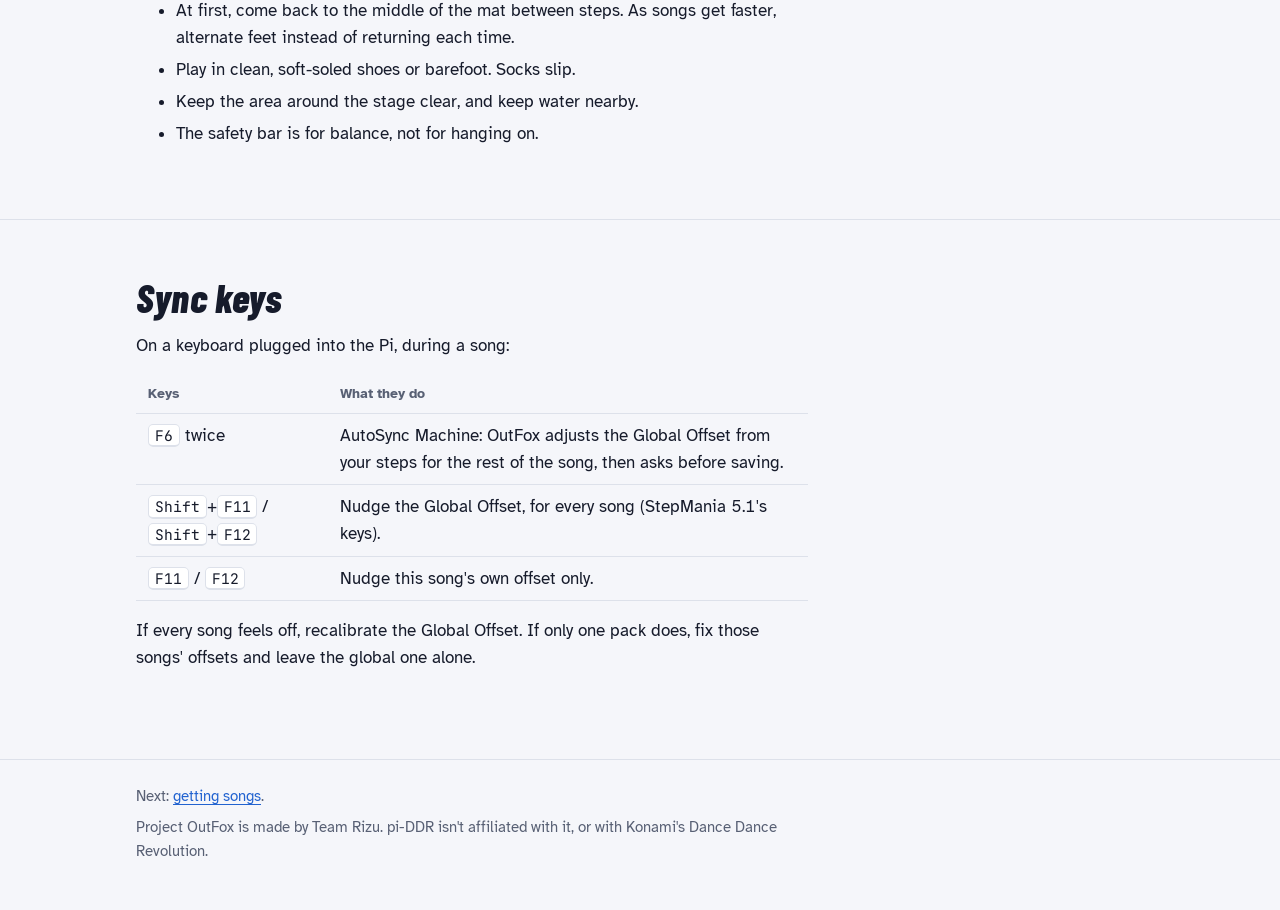
<file: docs/play.html>
<!doctype html>
<html lang="en">
<head>
<meta charset="utf-8">
<meta name="viewport" content="width=device-width, initial-scale=1, viewport-fit=cover">
<title>How to play · pi-DDR</title>
<meta name="description" content="How to play pi-DDR: reading the arrows, how steps are judged, difficulty, two-player modes, arrow speed and the sync keys.">
<link rel="preconnect" href="https://fonts.googleapis.com">
<link rel="preconnect" href="https://fonts.gstatic.com" crossorigin>
<link rel="stylesheet" href="https://fonts.googleapis.com/css2?family=Atkinson+Hyperlegible:ital,wght@0,400;0,700;1,400&amp;family=Barlow+Condensed:ital,wght@1,700;1,800&amp;family=JetBrains+Mono:wght@400;700&amp;display=swap">
<link rel="stylesheet" href="site.css">
</head>
<body>
<a class="skip" href="#main">Skip to content</a>

<header class="site-head">
  <div class="wrap head-row">
    <a class="brand" href="index.html">
      <svg viewBox="0 0 32 32" aria-hidden="true">
        <path class="mark-red" d="M16 2 22.5 9.5h-13z"/>
        <path class="mark-red" d="M16 30 22.5 22.5h-13z"/>
        <path class="mark-blue" d="M2 16 9.5 9.5v13z"/>
        <path class="mark-blue" d="M30 16 22.5 9.5v13z"/>
      </svg>
      pi-DDR
    </a>
    <nav class="site-nav" aria-label="Site">
      <a href="index.html">Home</a>
      <a href="build.html">Build</a>
      <a href="play.html" aria-current="page">Play</a>
      <a href="songs.html">Songs</a>
    </nav>
  </div>
</header>

<main id="main">
  <section class="hero">
    <div class="wrap">
      <p class="eyebrow">How to play</p>
      <h1>Step on the beat</h1>
      <p class="lede">What's on the screen, how each step is judged, and how to get going,
        whether it's your first song or your hundredth.</p>
    </div>
  </section>

  <section class="section">
    <div class="wrap">
      <h2>Reading the screen</h2>
      <p class="prose">Arrows scroll up the screen toward a row of outlines at the top, the step
        zone. As each arrow reaches its outline, step on that arrow on your mat. The music tells
        you when; the arrows tell you where.</p>
      <figure class="diagram">
        <svg viewBox="0 0 600 360" width="600" height="360" role="img" aria-labelledby="screen-title">
          <title id="screen-title">A playfield with four lanes. Outlines at the top mark the step zone. Below them rise a tap, a jump of two arrows, a freeze arrow with a long tail, a roll with a zigzag tail, and a mine.</title>
          <defs>
            <path id="ar" d="M0,-19.5 L19.5,0 L9,0 L9,19.5 L-9,19.5 L-9,0 L-19.5,0 z"/>
            <marker id="up-head" viewBox="0 0 10 10" refX="5" refY="5" markerWidth="8" markerHeight="8" orient="auto">
              <path class="d-arrowhead" d="M0,0 L10,5 L0,10 z"/>
            </marker>
          </defs>
          <rect class="d-panel" x="0" y="0" width="256" height="360" rx="10"/>
          <!-- step zone -->
          <use href="#ar" class="d-recep" transform="translate(45 48) rotate(-90)"/>
          <use href="#ar" class="d-recep" transform="translate(100 48) rotate(180)"/>
          <use href="#ar" class="d-recep" transform="translate(155 48)"/>
          <use href="#ar" class="d-recep" transform="translate(210 48) rotate(90)"/>
          <!-- freeze arrow and roll tails, under their heads -->
          <rect class="d-hold" x="88" y="215" width="24" height="90" rx="6"/>
          <polyline class="d-roll" points="155,262 146,275 164,288 146,301 164,314 146,327 155,340"/>
          <!-- notes -->
          <use href="#ar" class="d-red" transform="translate(45 105) rotate(-90)"/>
          <use href="#ar" class="d-red" transform="translate(45 160) rotate(-90)"/>
          <use href="#ar" class="d-red" transform="translate(210 160) rotate(90)"/>
          <use href="#ar" class="d-blue" transform="translate(100 215) rotate(180)"/>
          <use href="#ar" class="d-yellow" transform="translate(155 262)"/>
          <circle class="d-mine-ring" cx="210" cy="318" r="14"/>
          <circle class="d-mine-core" cx="210" cy="318" r="6"/>
          <!-- scroll direction -->
          <line class="d-line" x1="276" y1="340" x2="276" y2="30" marker-end="url(#up-head)"/>
          <!-- labels -->
          <g class="d-line" stroke-dasharray="2 4">
            <line x1="68" y1="105" x2="292" y2="105"/>
            <line x1="233" y1="160" x2="292" y2="160"/>
            <line x1="123" y1="215" x2="292" y2="215"/>
            <line x1="178" y1="262" x2="292" y2="262"/>
            <line x1="228" y1="318" x2="292" y2="318"/>
          </g>
          <text class="d-text" x="300" y="44"><tspan font-weight="700">Step zone</tspan></text>
          <text class="d-small" x="300" y="62">step as an arrow meets its outline</text>
          <text class="d-text" x="300" y="110"><tspan font-weight="700">Tap</tspan>: one step</text>
          <text class="d-text" x="300" y="165"><tspan font-weight="700">Jump</tspan>: both at once</text>
          <text class="d-text" x="300" y="220"><tspan font-weight="700">Freeze arrow</tspan>: hold to the tail's end</text>
          <text class="d-text" x="300" y="267"><tspan font-weight="700">Roll</tspan>: keep tapping to the end</text>
          <text class="d-text" x="300" y="323"><tspan font-weight="700">Mine</tspan>: don't step on it</text>
        </svg>
        <figcaption>Arrows rise toward the step zone. Colours depend on the noteskin; in many,
          red arrows fall on the beat and blue ones halfway between beats.</figcaption>
      </figure>
    </div>
  </section>

  <section class="section">
    <div class="wrap">
      <h2>How steps are judged</h2>
      <p class="prose">Every step is judged by how far it lands from the beat. The closer it is,
        the better the judgment; outside every window it's a miss. Good steps in a row build your
        combo, and misses drain your life bar.</p>
      <figure class="diagram">
        <svg viewBox="0 0 640 140" width="640" height="140" role="img" aria-labelledby="win-title">
          <title id="win-title">Timing windows drawn to scale around the beat: W1 is plus or minus 22.5 milliseconds, W2 45, W3 90, W4 135 and W5 180.</title>
          <rect class="d-win" x="32" y="40" width="576" height="40" opacity="0.16"/>
          <rect class="d-win" x="104" y="40" width="432" height="40" opacity="0.28"/>
          <rect class="d-win" x="176" y="40" width="288" height="40" opacity="0.45"/>
          <rect class="d-win" x="248" y="40" width="144" height="40" opacity="0.7"/>
          <rect class="d-win" x="284" y="40" width="72" height="40"/>
          <line class="d-line" x1="320" y1="34" x2="320" y2="86"/>
          <text class="d-text" x="320" y="28" text-anchor="middle" font-weight="700">W1</text>
          <text class="d-text" x="374" y="28" text-anchor="middle">W2</text>
          <text class="d-text" x="428" y="28" text-anchor="middle">W3</text>
          <text class="d-text" x="500" y="28" text-anchor="middle">W4</text>
          <text class="d-text" x="572" y="28" text-anchor="middle">W5</text>
          <g class="d-line">
            <line x1="356" y1="80" x2="356" y2="88"/>
            <line x1="392" y1="80" x2="392" y2="88"/>
            <line x1="464" y1="80" x2="464" y2="88"/>
            <line x1="536" y1="80" x2="536" y2="88"/>
            <line x1="608" y1="80" x2="608" y2="88"/>
          </g>
          <text class="d-small" x="320" y="102" text-anchor="middle">0</text>
          <text class="d-small" x="356" y="102" text-anchor="middle">22.5</text>
          <text class="d-small" x="392" y="102" text-anchor="middle">45</text>
          <text class="d-small" x="464" y="102" text-anchor="middle">90</text>
          <text class="d-small" x="536" y="102" text-anchor="middle">135</text>
          <text class="d-small" x="608" y="102" text-anchor="middle">180 ms</text>
          <text class="d-small" x="32" y="126">← early</text>
          <text class="d-small" x="608" y="126" text-anchor="end">late →</text>
          <text class="d-small" x="320" y="126" text-anchor="middle">on the beat</text>
        </svg>
        <figcaption>StepMania's classic windows, which OutFox keeps as the defaults for older
          themes: ±22.5, 45, 90, 135 and 180 ms. OutFox's own themes can use other timing
          modes.</figcaption>
      </figure>
      <div class="prose">
        <p>Themes name the windows differently. DDR-style themes say Marvelous, Perfect, Great and
          Good; ITG-style ones say Fantastic, Excellent, Great, Decent and Way Off.</p>
        <p>For scale: a mat read every 8 ms adds up to ±4 ms of wobble to every step, a big share of
          the ±22.5 ms best window. That's why the Pi reads the mats every 1 ms. The game itself
          reads them once per frame, which adds up to ±8.3 ms at 60 fps, so a steady frame rate
          matters as much.</p>
      </div>
    </div>
  </section>

  <section class="section">
    <div class="wrap prose">
      <h2>Your first session</h2>
      <ol>
        <li>Switch on the receiver and the TV, then the Pi. OutFox starts by itself.</li>
        <li>The first time, OutFox asks which game type to play. Choose <strong>dance</strong>.</li>
        <li>Move through the menus with the arrows on your mat. Start chooses, Back goes back.
          Keep a USB keyboard nearby for settings and the sync keys.</li>
        <li>Pick a song, then a difficulty. Start on Beginner or Easy.</li>
        <li>Stand in the middle of the mat, listen for the beat, and step as each arrow meets
          its outline.</li>
      </ol>
      <p>If every step seems early or late, the sync needs calibrating:
        <a href="build.html#calibrate">build guide, step 10</a>.</p>
    </div>
  </section>

  <section class="section">
    <div class="wrap prose">
      <h2>Difficulty</h2>
      <p>Most songs have several charts, from easiest to hardest: Beginner, Easy, Medium, Hard
        and Challenge. DDR calls them Beginner, Basic, Difficult, Expert and Challenge. Each chart
        also has a number, its rating; higher is harder.</p>
      <p>Move up when you can clear a level without looking at your feet. Accuracy on easier
        charts builds the timing that hard charts need.</p>
    </div>
  </section>

  <section class="section">
    <div class="wrap prose">
      <h2>Two players</h2>
      <ul>
        <li><strong>Versus:</strong> both play the same song side by side, each on their own mat
          and at their own difficulty. P1 is always the left mat.</li>
        <li><strong>Double:</strong> one player uses both mats as one eight-panel pad. The stage
          puts the two bays side by side, so Double works on it too.</li>
      </ul>
    </div>
  </section>

  <section class="section">
    <div class="wrap prose">
      <h2>Arrow speed</h2>
      <p>If arrows arrive too fast to read, or bunch up so you can't tell them apart, change the
        scroll speed in the player options before a song. A multiplier such as 1.5x or 2x scales
        the song's own speed. A constant speed (for example C400) keeps arrows moving at the same
        rate even when the song changes tempo.</p>
    </div>
  </section>

  <section class="section">
    <div class="wrap prose">
      <h2>Technique and comfort</h2>
      <ul>
        <li>At first, come back to the middle of the mat between steps. As songs get faster,
          alternate feet instead of returning each time.</li>
        <li>Play in clean, soft-soled shoes or barefoot. Socks slip.</li>
        <li>Keep the area around the stage clear, and keep water nearby.</li>
        <li>The safety bar is for balance, not for hanging on.</li>
      </ul>
    </div>
  </section>

  <section class="section">
    <div class="wrap">
      <h2>Sync keys</h2>
      <p class="prose">On a keyboard plugged into the Pi, during a song:</p>
      <div class="table-wrap prose">
        <table>
          <thead><tr><th>Keys</th><th>What they do</th></tr></thead>
          <tbody>
            <tr><td><kbd>F6</kbd> twice</td><td>AutoSync Machine: OutFox adjusts the Global Offset from your steps for the rest of the song, then asks before saving.</td></tr>
            <tr><td><kbd>Shift</kbd>+<kbd>F11</kbd> / <kbd>Shift</kbd>+<kbd>F12</kbd></td><td>Nudge the Global Offset, for every song (StepMania 5.1's keys).</td></tr>
            <tr><td><kbd>F11</kbd> / <kbd>F12</kbd></td><td>Nudge this song's own offset only.</td></tr>
          </tbody>
        </table>
      </div>
      <p class="prose">If every song feels off, recalibrate the Global Offset. If only one pack
        does, fix those songs' offsets and leave the global one alone.</p>
    </div>
  </section>
</main>

<footer class="site-foot">
  <div class="wrap">
    <p>Next: <a href="songs.html">getting songs</a>.</p>
    <p>Project OutFox is made by Team Rizu. pi-DDR isn't affiliated with it, or with Konami's
      Dance Dance Revolution.</p>
  </div>
</footer>
</body>
</html>
</file>
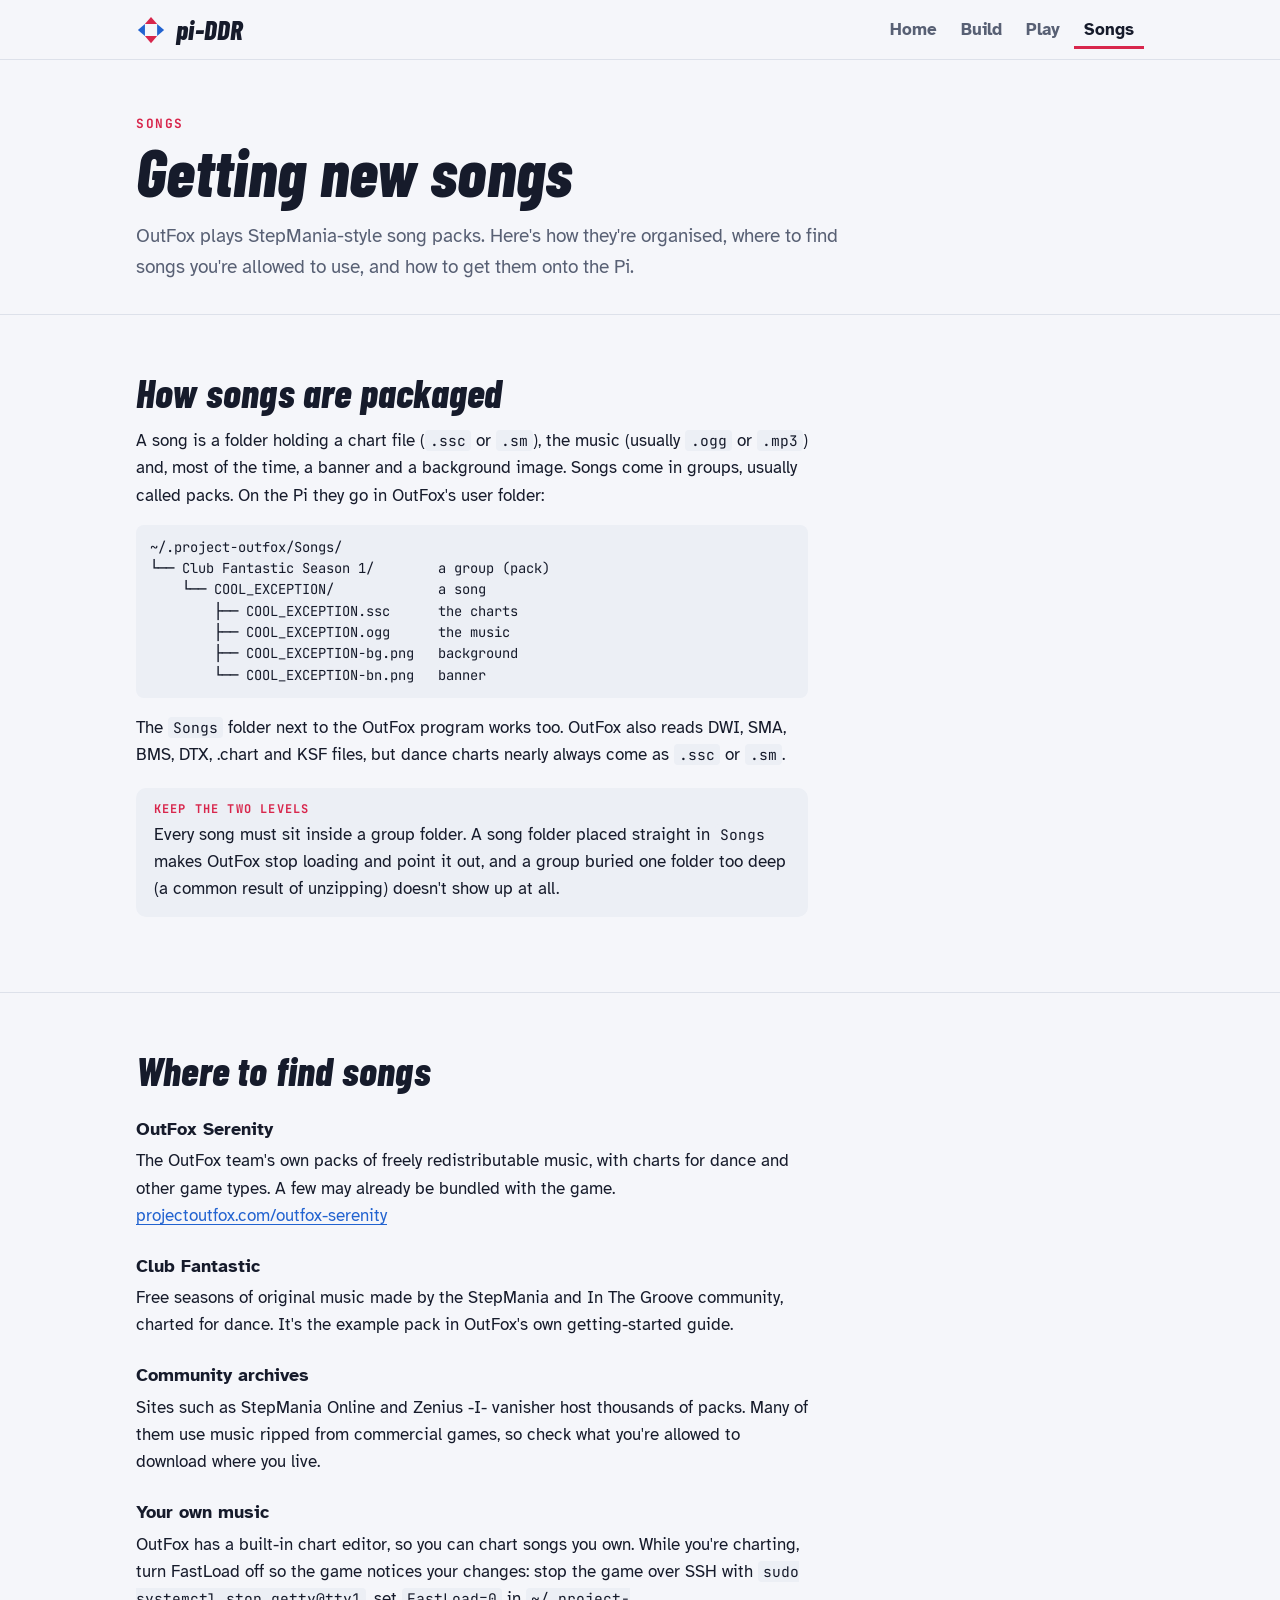
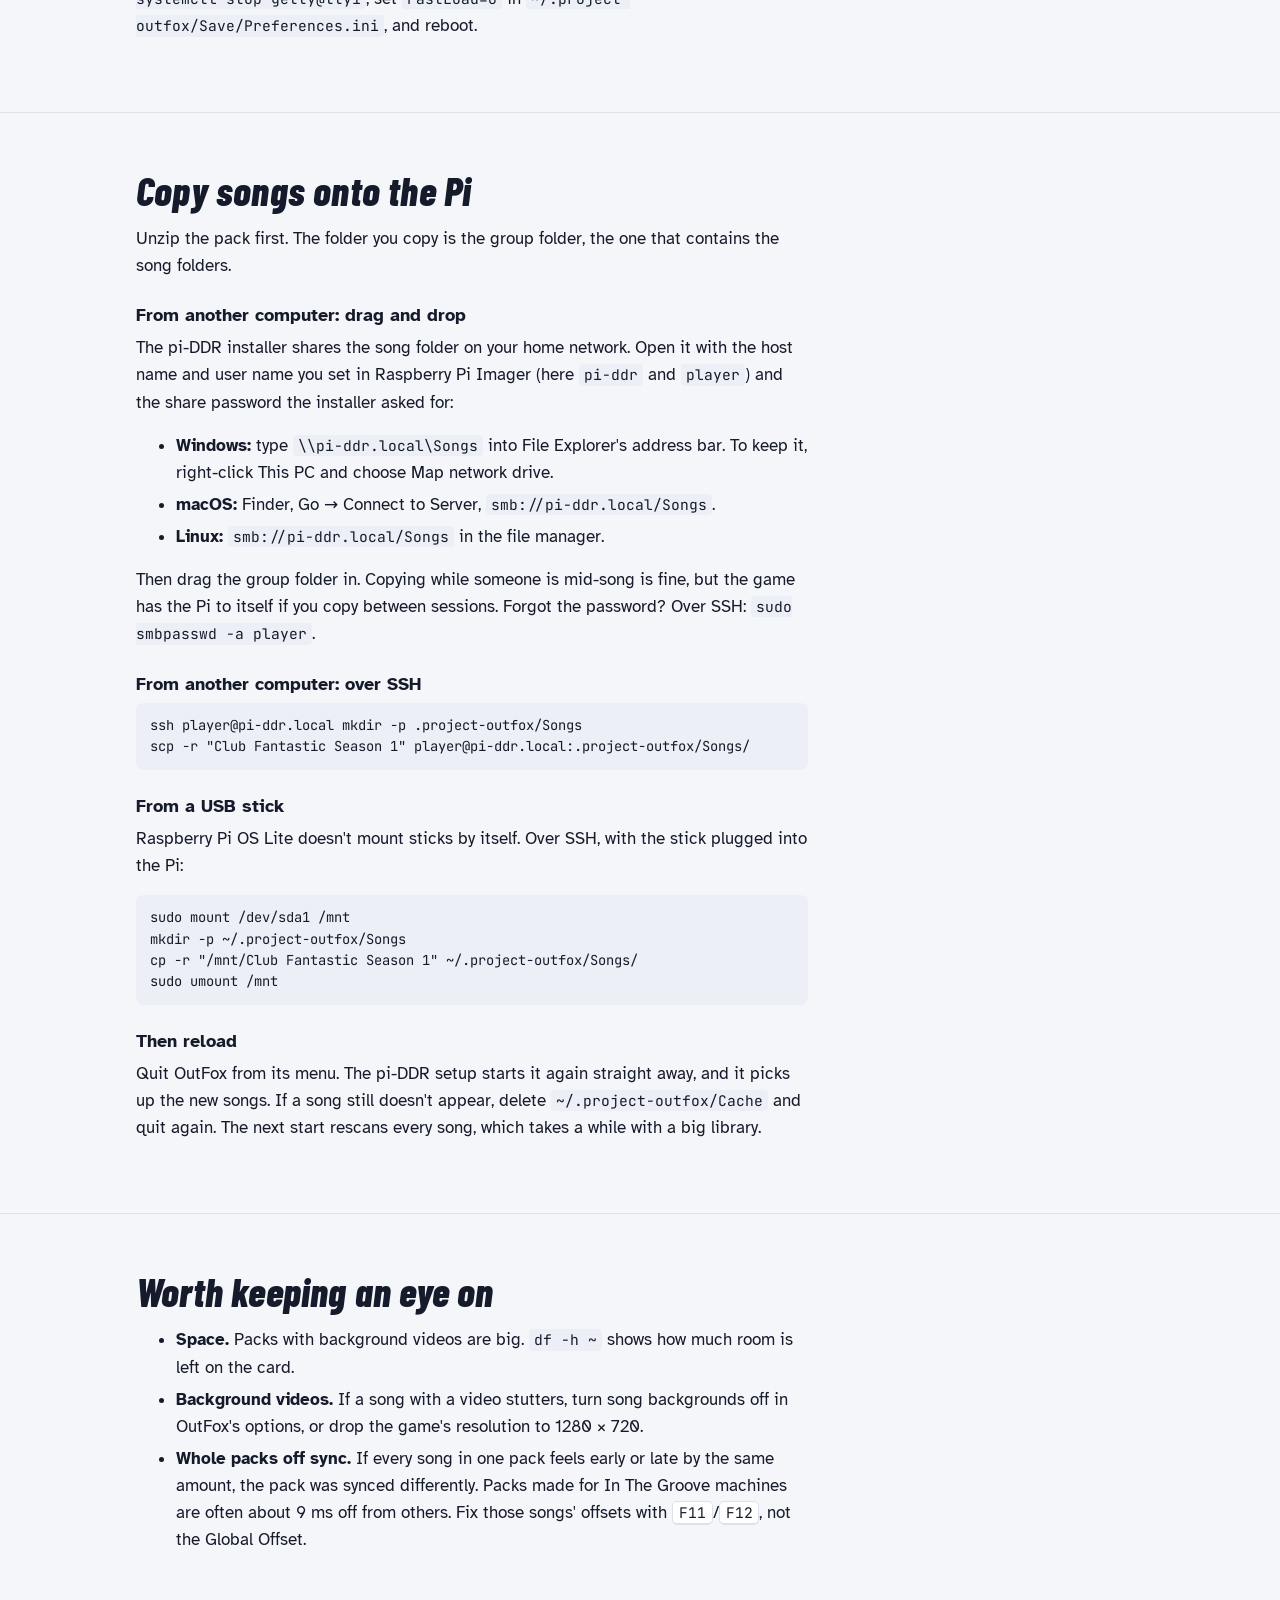
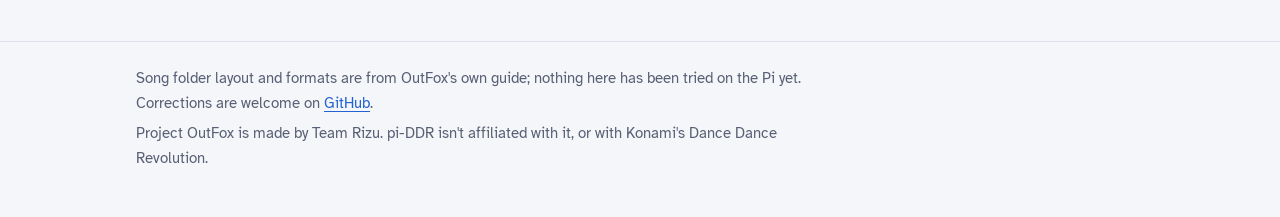
<file: docs/songs.html>
<!doctype html>
<html lang="en">
<head>
<meta charset="utf-8">
<meta name="viewport" content="width=device-width, initial-scale=1, viewport-fit=cover">
<title>Songs · pi-DDR</title>
<meta name="description" content="Getting new songs for pi-DDR: how OutFox song packs are organised, where to find songs you can use, and how to copy them onto the Raspberry Pi.">
<link rel="preconnect" href="https://fonts.googleapis.com">
<link rel="preconnect" href="https://fonts.gstatic.com" crossorigin>
<link rel="stylesheet" href="https://fonts.googleapis.com/css2?family=Atkinson+Hyperlegible:ital,wght@0,400;0,700;1,400&amp;family=Barlow+Condensed:ital,wght@1,700;1,800&amp;family=JetBrains+Mono:wght@400;700&amp;display=swap">
<link rel="stylesheet" href="site.css">
</head>
<body>
<a class="skip" href="#main">Skip to content</a>

<header class="site-head">
  <div class="wrap head-row">
    <a class="brand" href="index.html">
      <svg viewBox="0 0 32 32" aria-hidden="true">
        <path class="mark-red" d="M16 2 22.5 9.5h-13z"/>
        <path class="mark-red" d="M16 30 22.5 22.5h-13z"/>
        <path class="mark-blue" d="M2 16 9.5 9.5v13z"/>
        <path class="mark-blue" d="M30 16 22.5 9.5v13z"/>
      </svg>
      pi-DDR
    </a>
    <nav class="site-nav" aria-label="Site">
      <a href="index.html">Home</a>
      <a href="build.html">Build</a>
      <a href="play.html">Play</a>
      <a href="songs.html" aria-current="page">Songs</a>
    </nav>
  </div>
</header>

<main id="main">
  <section class="hero">
    <div class="wrap">
      <p class="eyebrow">Songs</p>
      <h1>Getting new songs</h1>
      <p class="lede">OutFox plays StepMania-style song packs. Here's how they're organised, where
        to find songs you're allowed to use, and how to get them onto the Pi.</p>
    </div>
  </section>

  <section class="section">
    <div class="wrap prose">
      <h2>How songs are packaged</h2>
      <p>A song is a folder holding a chart file (<code>.ssc</code> or <code>.sm</code>), the
        music (usually <code>.ogg</code> or <code>.mp3</code>) and, most of the time, a banner
        and a background image. Songs come in groups, usually called packs. On the Pi they go in
        OutFox's user folder:</p>
<pre><code>~/.project-outfox/Songs/
└── Club Fantastic Season 1/        a group (pack)
    └── COOL_EXCEPTION/             a song
        ├── COOL_EXCEPTION.ssc      the charts
        ├── COOL_EXCEPTION.ogg      the music
        ├── COOL_EXCEPTION-bg.png   background
        └── COOL_EXCEPTION-bn.png   banner</code></pre>
      <p>The <code>Songs</code> folder next to the OutFox program works too. OutFox also reads
        DWI, SMA, BMS, DTX, .chart and KSF files, but dance charts nearly always come as
        <code>.ssc</code> or <code>.sm</code>.</p>
      <div class="note">
        <span class="note-label">Keep the two levels</span>
        <p>Every song must sit inside a group folder. A song folder placed straight in
          <code>Songs</code> makes OutFox stop loading and point it out, and a group buried one
          folder too deep (a common result of unzipping) doesn't show up at all.</p>
      </div>
    </div>
  </section>

  <section class="section">
    <div class="wrap prose">
      <h2>Where to find songs</h2>
      <h3>OutFox Serenity</h3>
      <p>The OutFox team's own packs of freely redistributable music, with charts for dance and
        other game types. A few may already be bundled with the game.
        <a href="https://projectoutfox.com/outfox-serenity">projectoutfox.com/outfox-serenity</a></p>
      <h3>Club Fantastic</h3>
      <p>Free seasons of original music made by the StepMania and In The Groove community, charted
        for dance. It's the example pack in OutFox's own getting-started guide.</p>
      <h3>Community archives</h3>
      <p>Sites such as StepMania Online and Zenius -I- vanisher host thousands of packs. Many of them
        use music ripped from commercial games, so check what you're allowed to download where you
        live.</p>
      <h3>Your own music</h3>
      <p>OutFox has a built-in chart editor, so you can chart songs you own. While you're
        charting, turn FastLoad off so the game notices your changes: stop the game over SSH with
        <code>sudo systemctl stop getty@tty1</code>, set <code>FastLoad=0</code> in
        <code>~/.project-outfox/Save/Preferences.ini</code>, and reboot.</p>
    </div>
  </section>

  <section class="section">
    <div class="wrap prose">
      <h2>Copy songs onto the Pi</h2>
      <p>Unzip the pack first. The folder you copy is the group folder, the one that contains the
        song folders.</p>
      <h3>From another computer: drag and drop</h3>
      <p>The pi-DDR installer shares the song folder on your home network. Open it with the host
        name and user name you set in Raspberry Pi Imager (here <code>pi-ddr</code> and
        <code>player</code>) and the share password the installer asked for:</p>
      <ul>
        <li><strong>Windows:</strong> type <code>\\pi-ddr.local\Songs</code> into File Explorer's
          address bar. To keep it, right-click This PC and choose Map network drive.</li>
        <li><strong>macOS:</strong> Finder, Go → Connect to Server,
          <code>smb://pi-ddr.local/Songs</code>.</li>
        <li><strong>Linux:</strong> <code>smb://pi-ddr.local/Songs</code> in the file manager.</li>
      </ul>
      <p>Then drag the group folder in. Copying while someone is mid-song is fine, but the game
        has the Pi to itself if you copy between sessions. Forgot the password? Over SSH:
        <code>sudo smbpasswd -a player</code>.</p>
      <h3>From another computer: over SSH</h3>
<pre><code>ssh player@pi-ddr.local mkdir -p .project-outfox/Songs
scp -r "Club Fantastic Season 1" player@pi-ddr.local:.project-outfox/Songs/</code></pre>
      <h3>From a USB stick</h3>
      <p>Raspberry Pi OS Lite doesn't mount sticks by itself. Over SSH, with the stick plugged
        into the Pi:</p>
<pre><code>sudo mount /dev/sda1 /mnt
mkdir -p ~/.project-outfox/Songs
cp -r "/mnt/Club Fantastic Season 1" ~/.project-outfox/Songs/
sudo umount /mnt</code></pre>
      <h3>Then reload</h3>
      <p>Quit OutFox from its menu. The pi-DDR setup starts it again straight away, and it picks up
        the new songs. If a song still doesn't appear, delete <code>~/.project-outfox/Cache</code>
        and quit again. The next start rescans every song, which takes a while with a big library.</p>
    </div>
  </section>

  <section class="section">
    <div class="wrap prose">
      <h2>Worth keeping an eye on</h2>
      <ul>
        <li><strong>Space.</strong> Packs with background videos are big. <code>df -h ~</code>
          shows how much room is left on the card.</li>
        <li><strong>Background videos.</strong> If a song with a video stutters, turn song
          backgrounds off in OutFox's options, or drop the game's resolution to 1280 × 720.</li>
        <li><strong>Whole packs off sync.</strong> If every song in one pack feels early or late
          by the same amount, the pack was synced differently. Packs made for In The Groove
          machines are often about 9 ms off from others. Fix those songs' offsets with
          <kbd>F11</kbd>/<kbd>F12</kbd>, not the Global Offset.</li>
      </ul>
    </div>
  </section>
</main>

<footer class="site-foot">
  <div class="wrap">
    <p>Song folder layout and formats are from OutFox's own guide; nothing here has been tried on
      the Pi yet. Corrections are welcome on <a href="https://github.com/brewer-michael/pi-DDR">GitHub</a>.</p>
    <p>Project OutFox is made by Team Rizu. pi-DDR isn't affiliated with it, or with Konami's
      Dance Dance Revolution.</p>
  </div>
</footer>
</body>
</html>
</file>
<file: docs/site.css>
/* pi-DDR website. Shared by index.html, build.html, play.html and songs.html.
   Colours come from the game: the red and blue of quarter and eighth notes,
   the yellow of sixteenths, and the navy of the playfield. */

:root {
  color-scheme: light;
  --paper: #f5f6fa;
  --card: #ffffff;
  --ink: #161b2b;
  --muted: #586074;
  --rule: #dde1ea;
  --soft: #eceff5;
  --note-red: #d8264c;
  --note-blue: #2263d0;
  --note-yellow: #c99700;
  --btn-ink: #ffffff;
  --img-filter: none;
  --display: "Barlow Condensed", "Arial Narrow", "Roboto Condensed", sans-serif;
  --body: "Atkinson Hyperlegible", system-ui, -apple-system, "Segoe UI", sans-serif;
  --mono: "JetBrains Mono", ui-monospace, "DejaVu Sans Mono", Menlo, monospace;
  --measure: 42rem;
  --gutter: clamp(16px, 4vw, 40px);
}

@media (prefers-color-scheme: dark) {
  :root:not([data-theme="light"]) {
    color-scheme: dark;
    --paper: #0e1322;
    --card: #151c31;
    --ink: #e8ecf5;
    --muted: #9ea7bc;
    --rule: #26304a;
    --soft: #1a2240;
    --note-red: #ff5d76;
    --note-blue: #62acff;
    --note-yellow: #ffd24a;
    --btn-ink: #0e1322;
    --img-filter: brightness(0.93);
  }
}

:root[data-theme="dark"] {
  color-scheme: dark;
  --paper: #0e1322;
  --card: #151c31;
  --ink: #e8ecf5;
  --muted: #9ea7bc;
  --rule: #26304a;
  --soft: #1a2240;
  --note-red: #ff5d76;
  --note-blue: #62acff;
  --note-yellow: #ffd24a;
  --btn-ink: #0e1322;
  --img-filter: brightness(0.93);
}

* { box-sizing: border-box; }

html { -webkit-text-size-adjust: 100%; }

body {
  margin: 0;
  background: var(--paper);
  color: var(--ink);
  font: 400 1.0625rem/1.6 var(--body);
}

img, svg { max-width: 100%; }

a { color: var(--note-blue); text-underline-offset: 0.18em; }
a:hover { text-decoration-thickness: 2px; }
:focus-visible { outline: 3px solid var(--note-blue); outline-offset: 2px; border-radius: 4px; }

.skip {
  position: absolute;
  left: 8px;
  top: -40px;
  padding: 6px 10px;
  background: var(--card);
  color: var(--ink);
  border-radius: 6px;
}
.skip:focus { top: 8px; }

.wrap {
  max-width: 68rem;
  margin-inline: auto;
  padding-inline: var(--gutter);
}

/* ---- header and footer ---- */

.site-head {
  position: sticky;
  top: env(safe-area-inset-top, 0px);
  z-index: 10;
  background: var(--paper);
  border-bottom: 1px solid var(--rule);
}

.head-row {
  display: flex;
  flex-wrap: wrap;
  align-items: center;
  justify-content: space-between;
  gap: 8px 24px;
  padding-block: 10px;
}

.brand {
  display: inline-flex;
  align-items: center;
  gap: 10px;
  color: var(--ink);
  text-decoration: none;
  font: italic 800 1.7rem/1 var(--display);
  letter-spacing: 0.01em;
}
.brand svg { width: 30px; height: 30px; flex: none; }
.mark-red { fill: var(--note-red); }
.mark-blue { fill: var(--note-blue); }

.site-nav { display: flex; flex-wrap: wrap; gap: 4px; }
.site-nav a {
  padding: 6px 10px;
  color: var(--muted);
  font-weight: 700;
  text-decoration: none;
  border-radius: 6px;
}
.site-nav a:hover { color: var(--ink); background: var(--soft); }
.site-nav a[aria-current="page"] {
  color: var(--ink);
  box-shadow: inset 0 -3px 0 var(--note-red);
  border-radius: 6px 6px 0 0;
}

.site-foot {
  margin-top: 1rem;
  border-top: 1px solid var(--rule);
  color: var(--muted);
  font-size: 0.95rem;
}
.site-foot .wrap { padding-block: 1.5rem 2.5rem; }
.site-foot p { margin: 0 0 0.4rem; max-width: var(--measure); }

/* ---- type ---- */

h1, h2 {
  font-family: var(--display);
  font-style: italic;
  font-weight: 800;
  letter-spacing: 0.005em;
  text-wrap: balance;
}
h1 { font-size: clamp(2.4rem, 5.6vw, 4.1rem); line-height: 1.02; margin: 0.4rem 0 1rem; }
h2 { font-size: clamp(1.8rem, 3.6vw, 2.5rem); line-height: 1.08; margin: 0 0 0.8rem; }
h3 { font-size: 1.12rem; line-height: 1.3; margin: 1.6rem 0 0.4rem; text-wrap: balance; }
p, ul, ol, dl { margin: 0 0 1rem; }
li + li { margin-top: 0.3rem; }
strong { font-weight: 700; }

.eyebrow {
  margin: 0;
  color: var(--note-red);
  font: 700 0.8rem/1.2 var(--mono);
  letter-spacing: 0.12em;
  text-transform: uppercase;
}

.lede { font-size: 1.2rem; color: var(--muted); max-width: 60ch; }

.prose { max-width: var(--measure); }
.wrap.prose { max-width: 68rem; }
.wrap.prose > * { max-width: var(--measure); }

code, kbd {
  font-family: var(--mono);
  font-size: 0.86em;
}
code {
  background: var(--soft);
  padding: 0.08em 0.35em;
  border-radius: 4px;
  overflow-wrap: anywhere;
}
kbd {
  padding: 0.05em 0.4em;
  border: 1px solid var(--rule);
  border-bottom-width: 2px;
  border-radius: 5px;
  background: var(--card);
}
pre {
  margin: 0 0 1rem;
  padding: 12px 14px;
  overflow-x: auto;
  background: var(--soft);
  border-radius: 8px;
  font: 0.86rem/1.55 var(--mono);
}
pre code { background: none; padding: 0; font-size: inherit; overflow-wrap: normal; }

/* ---- layout blocks ---- */

.section { padding-block: clamp(2rem, 5vw, 3.5rem); border-top: 1px solid var(--rule); }
.section:first-of-type { border-top: 0; }

.hero { padding-block: clamp(1.8rem, 5vw, 3.5rem) 1rem; }

.actions { display: flex; flex-wrap: wrap; gap: 10px; margin-block: 1.4rem 0.5rem; }
.btn {
  display: inline-flex;
  align-items: center;
  padding: 0.65rem 1.15rem;
  border-radius: 8px;
  font-weight: 700;
  text-decoration: none;
}
.btn-primary { background: var(--note-red); color: var(--btn-ink); }
.btn-quiet { color: var(--ink); border: 1.5px solid var(--rule); }
.btn:hover { text-decoration: none; filter: brightness(1.06); }

.cols {
  display: grid;
  grid-template-columns: repeat(auto-fit, minmax(min(100%, 14rem), 1fr));
  gap: 1.2rem 1.6rem;
}
.cols h3 { margin-top: 0; display: flex; align-items: center; gap: 8px; }
.cols p { margin: 0; color: var(--muted); }

.figure { margin: 1.5rem 0; }
.figure a { display: block; }
.figure img {
  display: block;
  width: 100%;
  height: auto;
  background: #fff;
  border: 1px solid var(--rule);
  border-radius: 10px;
  filter: var(--img-filter);
}
.figure figcaption { margin-top: 0.5rem; color: var(--muted); font-size: 0.92rem; max-width: var(--measure); }
.figure.narrow { max-width: 46rem; }

.table-wrap { overflow-x: auto; margin: 0 0 1rem; }
table { border-collapse: collapse; width: 100%; font-variant-numeric: tabular-nums; }
th, td { padding: 0.5rem 0.75rem; border-bottom: 1px solid var(--rule); text-align: left; vertical-align: top; }
th { font-size: 0.85rem; color: var(--muted); font-weight: 700; }
td.num, th.num { text-align: right; white-space: nowrap; }
tr.total td { font-weight: 700; border-bottom: 2px solid var(--ink); }

.note {
  margin: 1.2rem 0;
  padding: 0.9rem 1.1rem;
  background: var(--soft);
  border-radius: 10px;
  max-width: var(--measure);
}
.note > :last-child { margin-bottom: 0; }
.note-label {
  display: block;
  margin-bottom: 0.2rem;
  color: var(--note-red);
  font: 700 0.75rem/1.3 var(--mono);
  letter-spacing: 0.1em;
  text-transform: uppercase;
}

.facts { display: grid; grid-template-columns: max-content 1fr; gap: 0.35rem 1.2rem; margin: 0 0 1rem; }
.facts dt { color: var(--muted); font-weight: 700; }
.facts dd { margin: 0; }

.checklist { list-style: none; padding: 0; }
.checklist li { position: relative; padding-left: 1.6rem; }
.checklist li::before {
  content: "";
  position: absolute;
  left: 0.15rem;
  top: 0.42em;
  width: 0.8rem;
  height: 0.8rem;
  border: 2px solid var(--muted);
  border-radius: 3px;
}

/* the guide links at the bottom of the home page */
.guides { display: grid; grid-template-columns: repeat(auto-fit, minmax(min(100%, 15rem), 1fr)); gap: 1rem; }
.guide {
  display: block;
  padding: 1.1rem 1.2rem;
  background: var(--card);
  border: 1px solid var(--rule);
  border-radius: 10px;
  color: var(--ink);
  text-decoration: none;
}
.guide:hover { border-color: var(--note-blue); }
.guide strong { display: block; font: italic 800 1.5rem/1.1 var(--display); margin-bottom: 0.3rem; }
.guide span { color: var(--muted); }
.more-docs { margin-top: 1.2rem; }

/* ---- numbered steps on the build page ---- */

.steps { list-style: none; padding: 0; margin: 0; counter-reset: step; }
.steps > li {
  counter-increment: step;
  display: grid;
  grid-template-columns: 3.2rem minmax(0, 1fr);
  gap: 0 1rem;
  padding-block: 2rem;
  border-top: 1px solid var(--rule);
  margin: 0;
}
.steps > li::before {
  content: counter(step);
  color: var(--note-red);
  font: italic 800 3rem/0.9 var(--display);
  font-variant-numeric: tabular-nums;
}
.steps h2 { font-size: clamp(1.6rem, 3vw, 2.1rem); }
.step-body { min-width: 0; }

.jump-list { display: flex; flex-wrap: wrap; gap: 6px 8px; list-style: none; padding: 0; margin: 1rem 0 0; }
.jump-list li { margin: 0; }
.jump-list a {
  display: inline-block;
  padding: 4px 10px;
  border: 1px solid var(--rule);
  border-radius: 999px;
  color: var(--ink);
  text-decoration: none;
  font-size: 0.92rem;
}
.jump-list a:hover { border-color: var(--note-blue); }

/* ---- diagrams drawn inline (play page) ---- */

.diagram { margin: 1.5rem 0; overflow-x: auto; }
.diagram svg { display: block; height: auto; }
.diagram figcaption { margin-top: 0.5rem; color: var(--muted); font-size: 0.92rem; max-width: var(--measure); }
.d-panel { fill: var(--soft); }
.d-lane { stroke: var(--rule); stroke-width: 1; }
.d-recep { fill: none; stroke: var(--muted); stroke-width: 2; }
.d-red { fill: var(--note-red); }
.d-blue { fill: var(--note-blue); }
.d-yellow { fill: var(--note-yellow); }
.d-hold { fill: var(--note-blue); opacity: 0.45; }
.d-roll { fill: none; stroke: var(--note-yellow); stroke-width: 5; stroke-linejoin: round; }
.d-mine-ring { fill: var(--paper); stroke: var(--ink); stroke-width: 2; }
.d-mine-core { fill: var(--note-red); }
.d-text { fill: var(--ink); font: 15px var(--body); }
.d-small { fill: var(--muted); font: 12.5px var(--mono); }
.d-line { stroke: var(--muted); stroke-width: 1.2; fill: none; }
.d-arrowhead { fill: var(--muted); }
.d-win { fill: var(--note-blue); }

@media (max-width: 34rem) {
  .steps > li { grid-template-columns: 2.2rem minmax(0, 1fr); gap: 0 0.7rem; }
  .steps > li::before { font-size: 2.2rem; }
  .facts { grid-template-columns: 1fr; gap: 0 0; }
  .facts dd { margin-bottom: 0.5rem; }
}

@media (prefers-reduced-motion: reduce) {
  * { scroll-behavior: auto !important; transition: none !important; }
}
</file>
